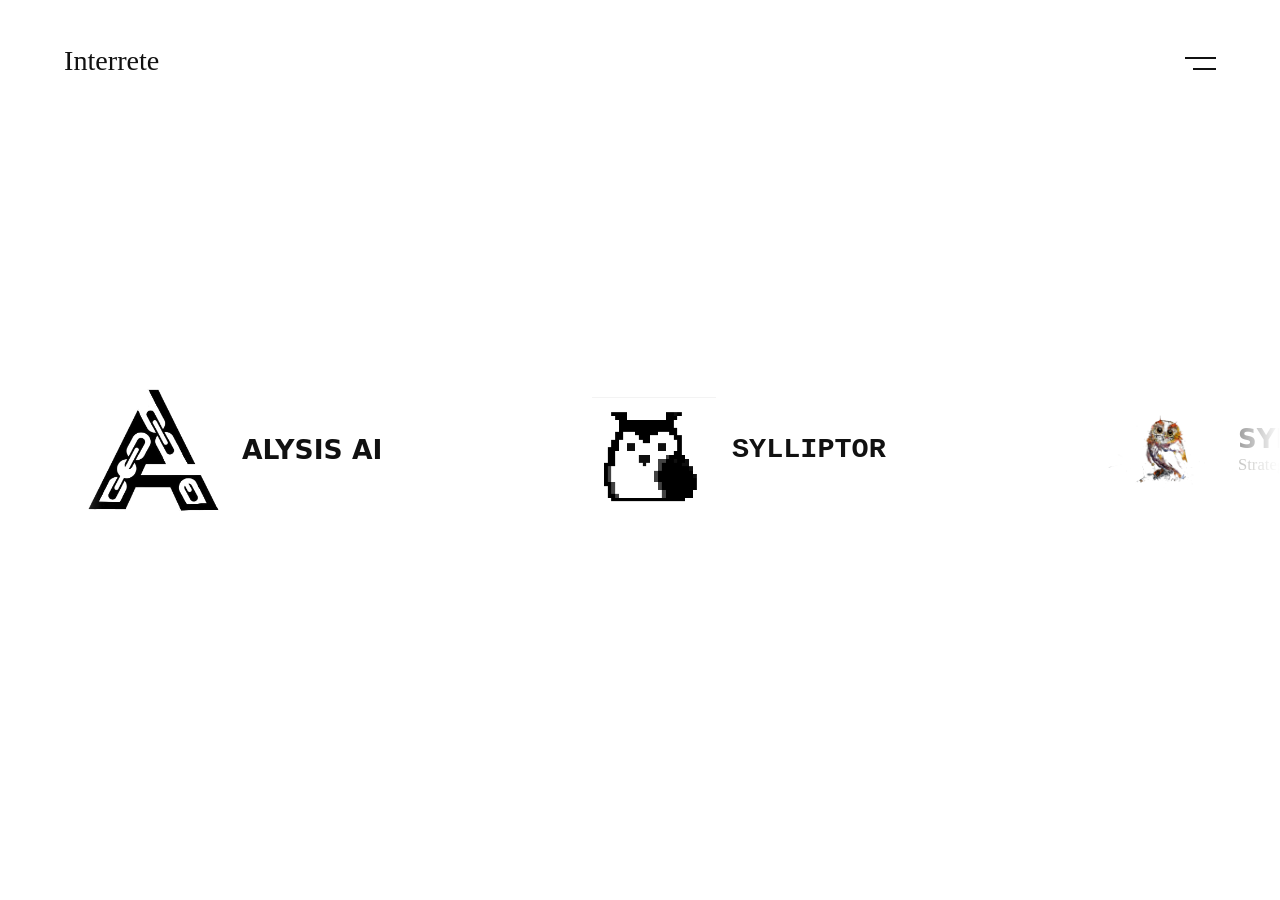
<file: index.html>
<!doctype html>
<html lang="el">
  <head>
    <meta charset="utf-8" />
    <meta name="viewport" content="width=device-width, initial-scale=1" />
    <title>Interrete | Συνεργασίες</title>
    <meta name="description" content="Εταιρείες και brands που συνεργάζονται με την Interrete." />
    <meta name="theme-color" content="#ffffff" />
    <link rel="canonical" href="https://interrete.gr/" />
    <meta property="og:locale" content="el_GR" />
    <meta property="og:type" content="website" />
    <meta property="og:site_name" content="Interrete" />
    <meta property="og:title" content="Interrete | Web Development Studio" />
    <meta property="og:description" content="Websites, e-shops, εφαρμογές και AI αυτοματισμοί με καθαρή αισθητική και σταθερή τεχνική βάση." />
    <meta property="og:url" content="https://interrete.gr/" />
    <meta name="twitter:card" content="summary" />
    <meta name="twitter:title" content="Interrete | Web Development Studio" />
    <meta name="twitter:description" content="Websites, e-shops, εφαρμογές και AI αυτοματισμοί με καθαρή αισθητική και σταθερή τεχνική βάση." />
    <link rel="stylesheet" href="styles.css?v=20260615-luxury-serif" />
    <script src="menu.js?v=20260615-luxury-serif" defer></script>
    <script type="application/ld+json">
      {
        "@context": "https://schema.org",
        "@type": "Organization",
        "name": "Interrete",
        "url": "https://interrete.gr/",
        "description": "Minimal web development studio για websites, e-shops, web/mobile εφαρμογές, AI αυτοματισμούς και τεχνική φροντίδα."
      }
    </script>
  </head>
  <body>
    <header class="brand-header" aria-label="Interrete">
      <a class="brand-wordmark" href="index.html" aria-label="Interrete αρχική">Interrete</a>
      <button class="menu-toggle" type="button" aria-label="Άνοιγμα μενού" aria-expanded="false" aria-controls="site-menu" title="Μενού">
        <span></span>
        <span></span>
      </button>
      <nav id="site-menu" class="site-menu" aria-label="Κύρια πλοήγηση">
        <a href="interrete.html">Η ιδέα</a>
        <a href="services.html">Υπηρεσίες</a>
        <a href="mailto:hello@interrete.gr">Επικοινωνία</a>
      </nav>
    </header>

    <main id="home" class="logo-page" aria-label="Συνεργασίες">
      <section class="logo-stage">
        <div class="logo-carousel" aria-label="Λογότυπα εταιρειών">
          <div class="logo-track">
            <a class="logo-item logo-item--lockup logo-item--alysis" href="https://alysisai.com/" target="_blank" rel="noopener noreferrer" aria-label="Άνοιγμα Alysis AI">
              <img src="assets/logos/alysis-ai.png" alt="Alysis AI" width="464" height="432" decoding="async" />
              <span>Alysis AI</span>
            </a>
            <a class="logo-item logo-item--lockup logo-item--sylliptor" href="https://sylliptor.alysisai.com/" target="_blank" rel="noopener noreferrer" aria-label="Άνοιγμα Sylliptor">
              <img class="logo-img--pixel" src="assets/logos/sylliptor.png" alt="Sylliptor" width="407" height="347" decoding="async" />
              <span>Sylliptor</span>
            </a>
            <a class="logo-item logo-item--lockup logo-item--synesis" href="https://esynesis.eu/" target="_blank" rel="noopener noreferrer" aria-label="Άνοιγμα Synesis Strategic Advisors">
              <img src="assets/logos/synesis.png" alt="Synesis Strategic Advisors" width="512" height="512" decoding="async" />
              <span><strong>Synesis</strong><small>Strategic Advisors</small></span>
            </a>
            <a class="logo-item logo-item--wide" href="https://city-talks.gr/" target="_blank" rel="noopener noreferrer" aria-label="Άνοιγμα City Talks">
              <img src="assets/logos/city-talks.png" alt="City Talks" width="600" height="150" decoding="async" />
            </a>
            <a class="logo-item logo-item--wide" href="https://aandrew-kl.github.io/powerserv-website/" target="_blank" rel="noopener noreferrer" aria-label="Άνοιγμα PowerServ">
              <img src="assets/logos/powerserv.png" alt="PowerServ" width="4398" height="1292" decoding="async" />
            </a>

            <a class="logo-item logo-item--lockup logo-item--alysis" href="https://alysisai.com/" target="_blank" rel="noopener noreferrer" aria-label="Άνοιγμα Alysis AI">
              <img src="assets/logos/alysis-ai.png" alt="" width="464" height="432" decoding="async" />
              <span>Alysis AI</span>
            </a>
            <a class="logo-item logo-item--lockup logo-item--sylliptor" href="https://sylliptor.alysisai.com/" target="_blank" rel="noopener noreferrer" aria-label="Άνοιγμα Sylliptor">
              <img class="logo-img--pixel" src="assets/logos/sylliptor.png" alt="" width="407" height="347" decoding="async" />
              <span>Sylliptor</span>
            </a>
            <a class="logo-item logo-item--lockup logo-item--synesis" href="https://esynesis.eu/" target="_blank" rel="noopener noreferrer" aria-label="Άνοιγμα Synesis Strategic Advisors">
              <img src="assets/logos/synesis.png" alt="" width="512" height="512" decoding="async" />
              <span><strong>Synesis</strong><small>Strategic Advisors</small></span>
            </a>
            <a class="logo-item logo-item--wide" href="https://city-talks.gr/" target="_blank" rel="noopener noreferrer" aria-label="Άνοιγμα City Talks">
              <img src="assets/logos/city-talks.png" alt="" width="600" height="150" decoding="async" />
            </a>
            <a class="logo-item logo-item--wide" href="https://aandrew-kl.github.io/powerserv-website/" target="_blank" rel="noopener noreferrer" aria-label="Άνοιγμα PowerServ">
              <img src="assets/logos/powerserv.png" alt="" width="4398" height="1292" decoding="async" />
            </a>
          </div>
        </div>
      </section>
    </main>
  </body>
</html>
</file>
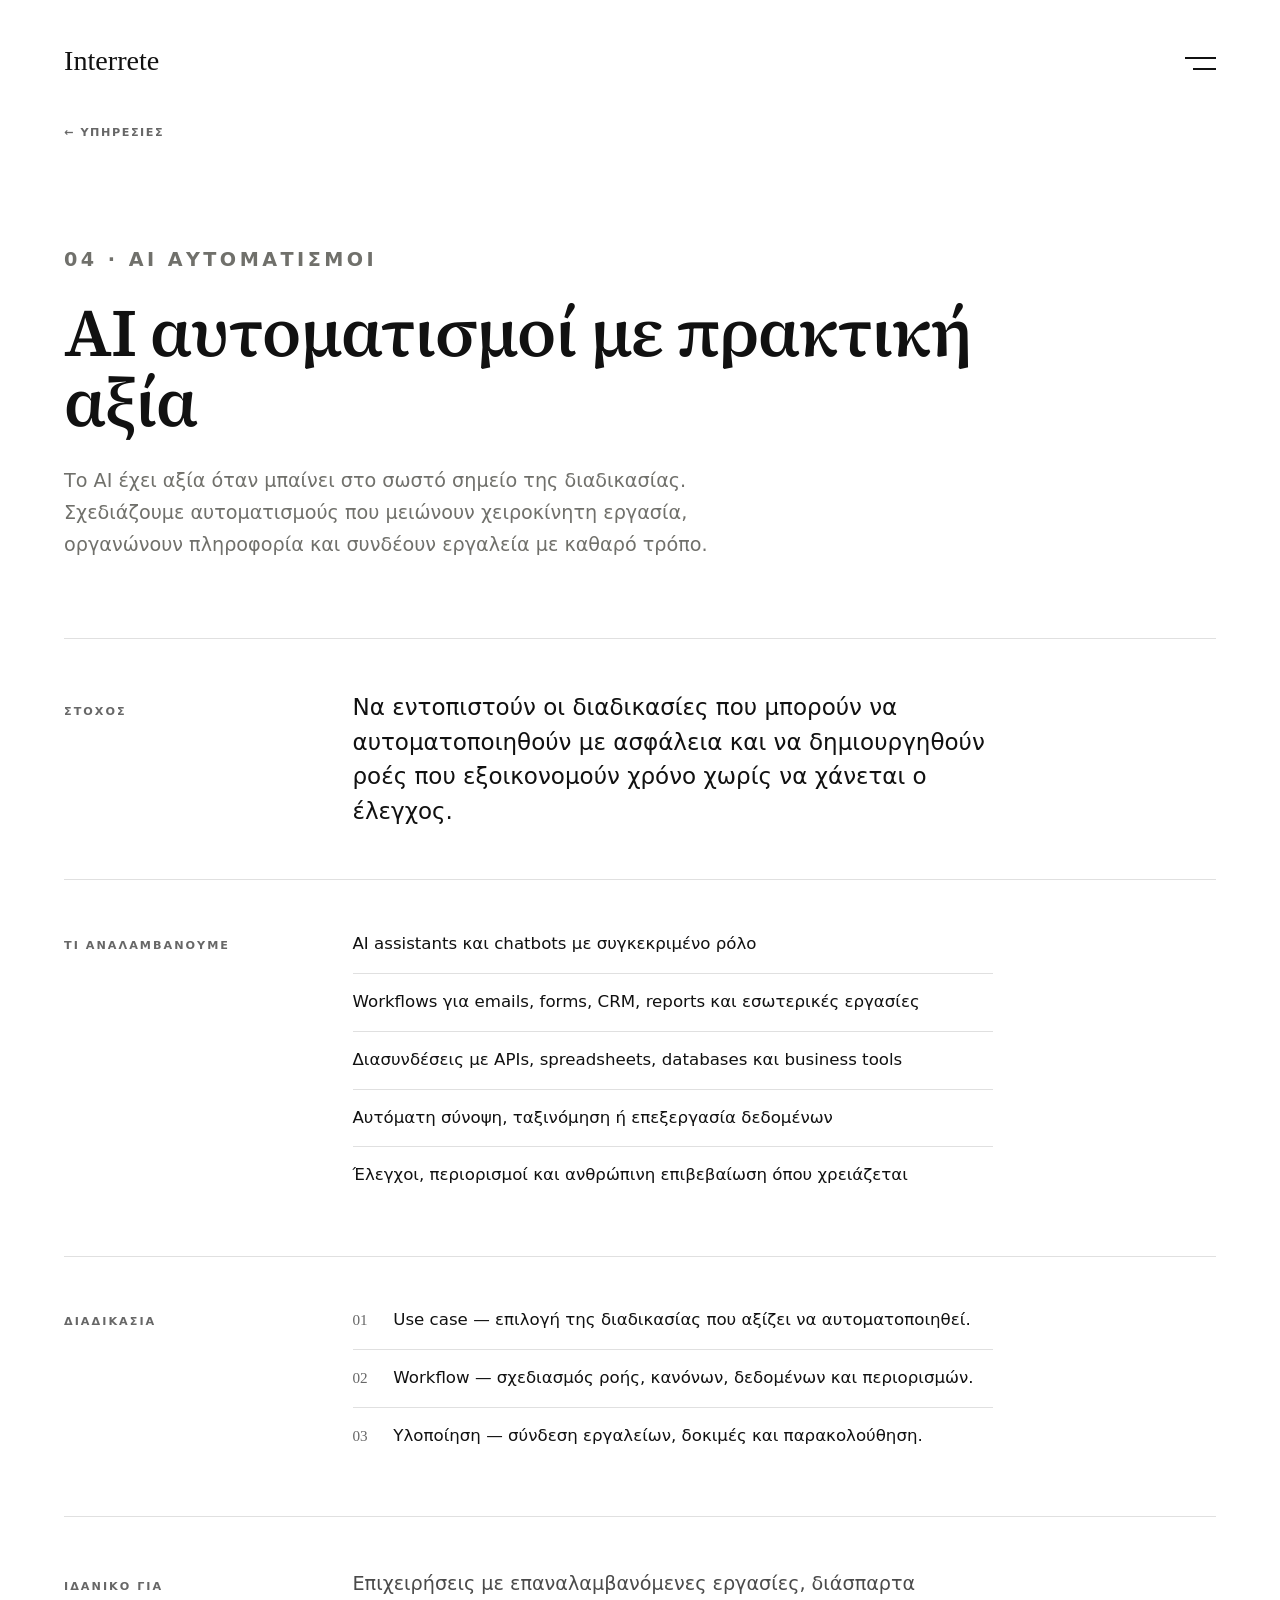
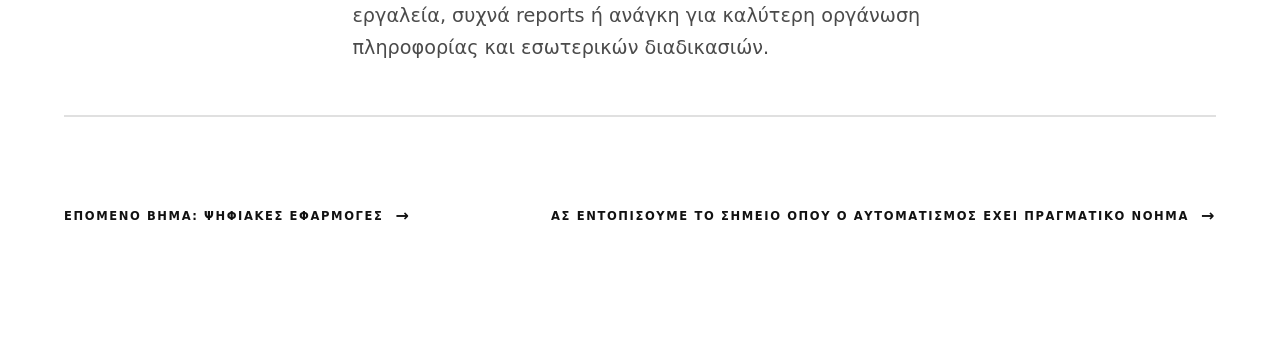
<file: ai-automatismoi.html>
<!doctype html>
<html lang="el">
  <head>
    <meta charset="utf-8" />
    <meta name="viewport" content="width=device-width, initial-scale=1" />
    <title>AI Αυτοματισμοί | Interrete</title>
    <meta name="description" content="AI αυτοματισμοί και διασυνδέσεις για επαναλαμβανόμενες εργασίες, reports, υποστήριξη πελατών και εσωτερικά workflows." />
    <meta name="theme-color" content="#ffffff" />
    <link rel="canonical" href="https://interrete.gr/ai-automatismoi.html" />
    <meta property="og:locale" content="el_GR" />
    <meta property="og:type" content="website" />
    <meta property="og:site_name" content="Interrete" />
    <meta property="og:title" content="AI Αυτοματισμοί | Interrete" />
    <meta property="og:description" content="AI αυτοματισμοί και διασυνδέσεις για επαναλαμβανόμενες εργασίες, reports, υποστήριξη πελατών και εσωτερικά workflows." />
    <meta property="og:url" content="https://interrete.gr/ai-automatismoi.html" />
    <meta name="twitter:card" content="summary" />
    <meta name="twitter:title" content="AI Αυτοματισμοί | Interrete" />
    <meta name="twitter:description" content="AI αυτοματισμοί και διασυνδέσεις για επαναλαμβανόμενες εργασίες, reports, υποστήριξη πελατών και εσωτερικά workflows." />
    <link rel="stylesheet" href="styles.css?v=20260615-luxury-serif" />
    <script src="menu.js?v=20260615-luxury-serif" defer></script>
  </head>
  <body>
    <header class="brand-header" aria-label="Interrete">
      <a class="brand-wordmark" href="index.html" aria-label="Interrete αρχική">Interrete</a>
      <button class="menu-toggle" type="button" aria-label="Άνοιγμα μενού" aria-expanded="false" aria-controls="site-menu" title="Μενού">
        <span></span>
        <span></span>
      </button>
      <nav id="site-menu" class="site-menu" aria-label="Κύρια πλοήγηση">
        <a href="interrete.html">Η ιδέα</a>
        <a href="services.html">Υπηρεσίες</a>
        <a href="mailto:hello@interrete.gr">Επικοινωνία</a>
      </nav>
    </header>

    <main class="site-page service-detail-page">
      <a class="back-link" href="services.html">← Υπηρεσίες</a>

      <section class="service-detail-hero" aria-labelledby="service-title">
        <p class="section-kicker">04 · AI Αυτοματισμοί</p>
        <h1 id="service-title">AI αυτοματισμοί με πρακτική αξία</h1>
        <p>
          Το AI έχει αξία όταν μπαίνει στο σωστό σημείο της διαδικασίας.
          Σχεδιάζουμε αυτοματισμούς που μειώνουν χειροκίνητη εργασία, οργανώνουν πληροφορία και συνδέουν εργαλεία με καθαρό τρόπο.
        </p>
      </section>

      <section class="service-detail-grid" aria-label="Περιγραφή υπηρεσίας">
        <div class="service-panel service-panel--intro">
          <span>Στόχος</span>
          <p>
            Να εντοπιστούν οι διαδικασίες που μπορούν να αυτοματοποιηθούν με ασφάλεια και να δημιουργηθούν ροές που εξοικονομούν χρόνο χωρίς να χάνεται ο έλεγχος.
          </p>
        </div>

        <div class="service-panel">
          <span>Τι αναλαμβάνουμε</span>
          <ul>
            <li>AI assistants και chatbots με συγκεκριμένο ρόλο</li>
            <li>Workflows για emails, forms, CRM, reports και εσωτερικές εργασίες</li>
            <li>Διασυνδέσεις με APIs, spreadsheets, databases και business tools</li>
            <li>Αυτόματη σύνοψη, ταξινόμηση ή επεξεργασία δεδομένων</li>
            <li>Έλεγχοι, περιορισμοί και ανθρώπινη επιβεβαίωση όπου χρειάζεται</li>
          </ul>
        </div>

        <div class="service-panel">
          <span>Διαδικασία</span>
          <ol>
            <li>Use case — επιλογή της διαδικασίας που αξίζει να αυτοματοποιηθεί.</li>
            <li>Workflow — σχεδιασμός ροής, κανόνων, δεδομένων και περιορισμών.</li>
            <li>Υλοποίηση — σύνδεση εργαλείων, δοκιμές και παρακολούθηση.</li>
          </ol>
        </div>

        <div class="service-panel">
          <span>Ιδανικό για</span>
          <p>
            Επιχειρήσεις με επαναλαμβανόμενες εργασίες, διάσπαρτα εργαλεία, συχνά reports ή ανάγκη για καλύτερη οργάνωση πληροφορίας και εσωτερικών διαδικασιών.
          </p>
        </div>
      </section>

      <section class="service-detail-footer">
        <a class="text-link" href="web-mobile-apps.html">Επόμενο βήμα: Ψηφιακές Εφαρμογές</a>
        <a class="text-link" href="mailto:hello@interrete.gr">Ας εντοπίσουμε το σημείο όπου ο αυτοματισμός έχει πραγματικό νόημα</a>
      </section>
    </main>
  </body>
</html>
</file>
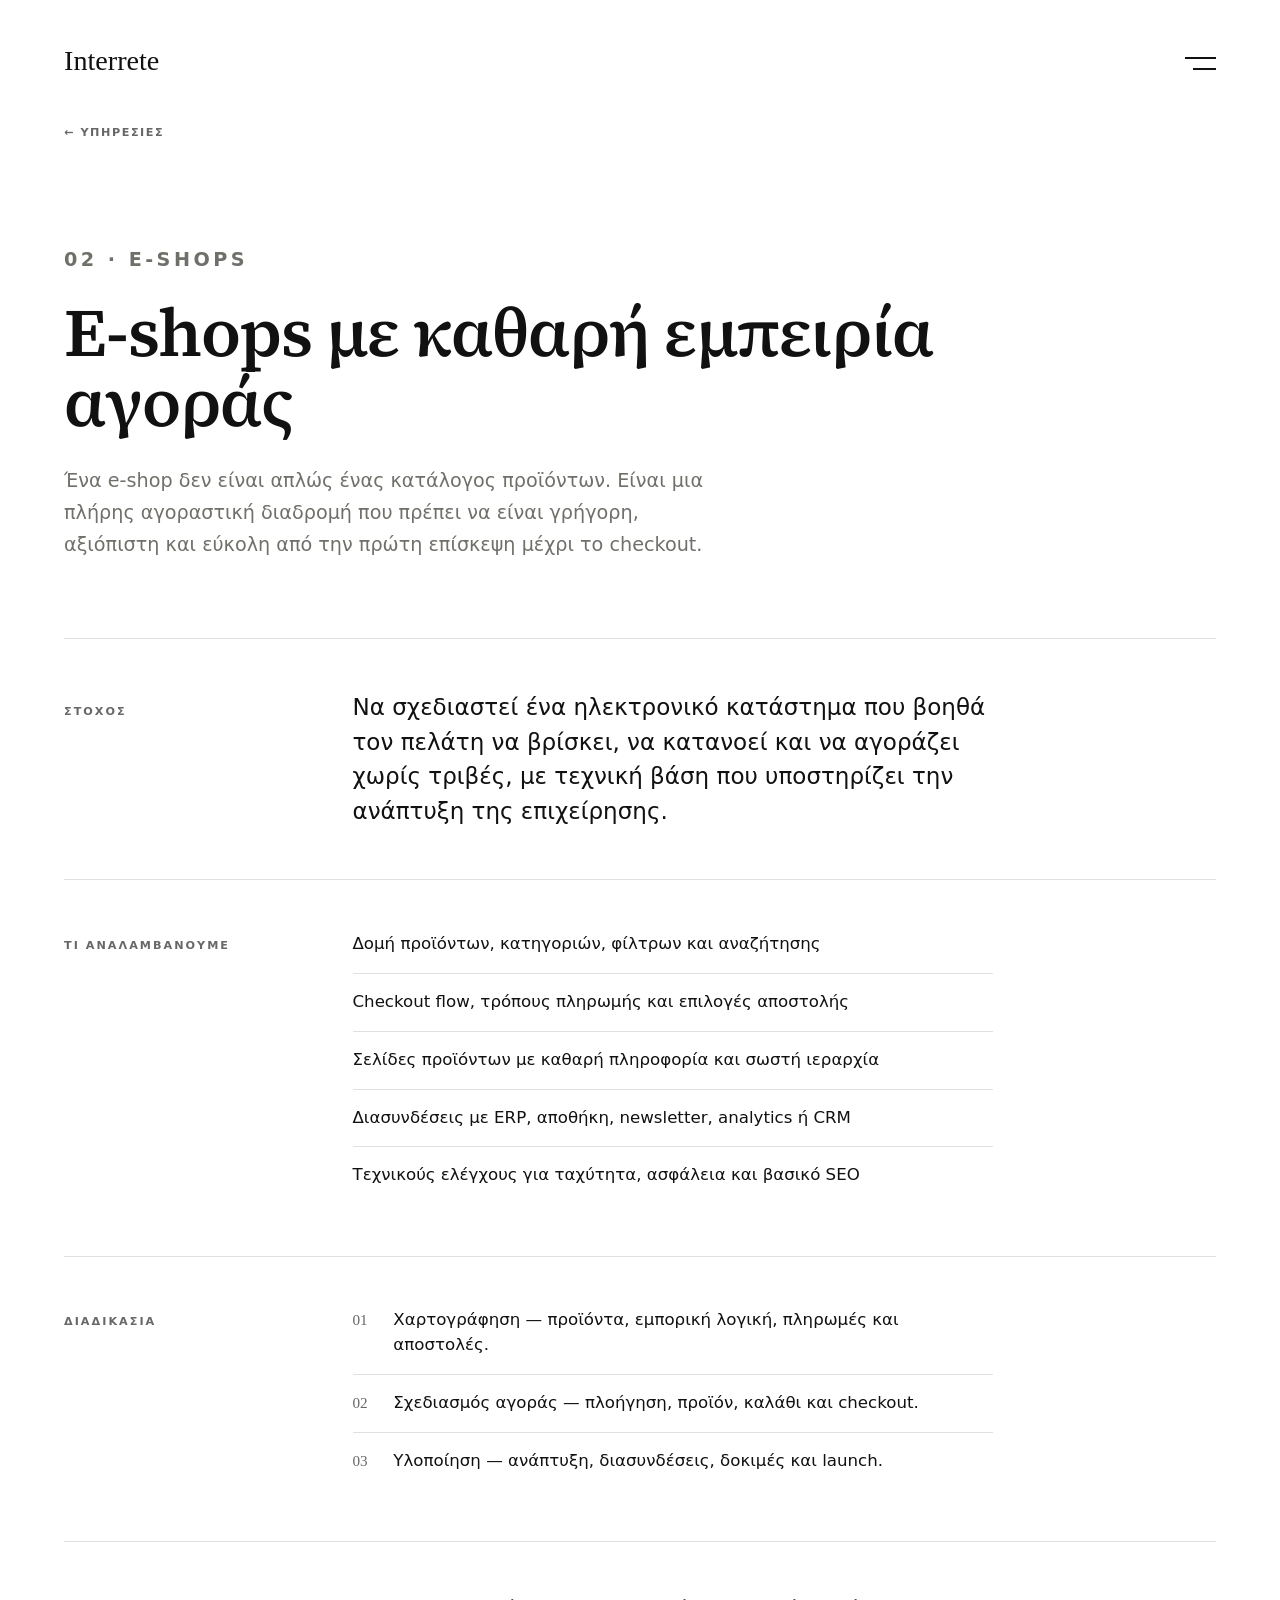
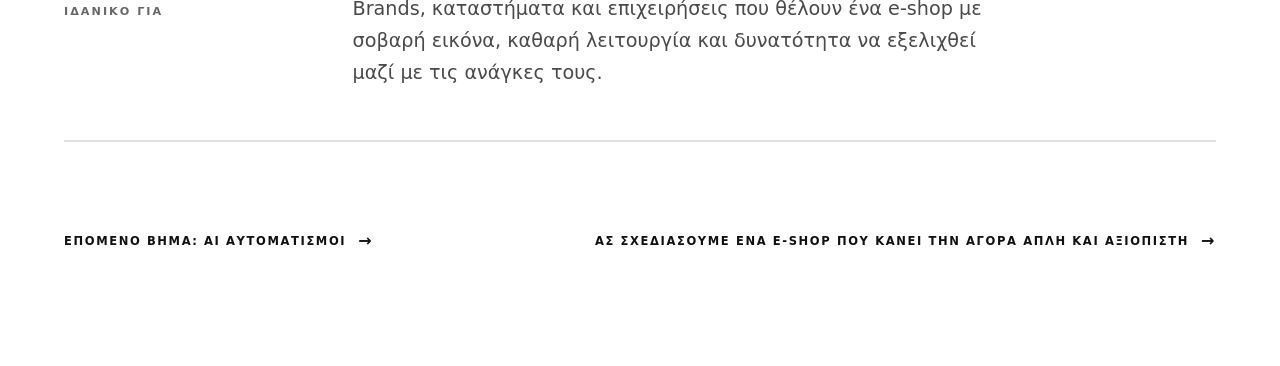
<file: eshops-ecommerce.html>
<!doctype html>
<html lang="el">
  <head>
    <meta charset="utf-8" />
    <meta name="viewport" content="width=device-width, initial-scale=1" />
    <title>E-shops & E-commerce | Interrete</title>
    <meta name="description" content="Ανάπτυξη e-shop με καθαρή εμπειρία αγοράς, σταθερή λειτουργία, πληρωμές, αποστολές και σωστή τεχνική δομή." />
    <meta name="theme-color" content="#ffffff" />
    <link rel="canonical" href="https://interrete.gr/eshops-ecommerce.html" />
    <meta property="og:locale" content="el_GR" />
    <meta property="og:type" content="website" />
    <meta property="og:site_name" content="Interrete" />
    <meta property="og:title" content="E-shops & E-commerce | Interrete" />
    <meta property="og:description" content="Ανάπτυξη e-shop με καθαρή εμπειρία αγοράς, σταθερή λειτουργία, πληρωμές, αποστολές και σωστή τεχνική δομή." />
    <meta property="og:url" content="https://interrete.gr/eshops-ecommerce.html" />
    <meta name="twitter:card" content="summary" />
    <meta name="twitter:title" content="E-shops & E-commerce | Interrete" />
    <meta name="twitter:description" content="Ανάπτυξη e-shop με καθαρή εμπειρία αγοράς, σταθερή λειτουργία, πληρωμές, αποστολές και σωστή τεχνική δομή." />
    <link rel="stylesheet" href="styles.css?v=20260615-luxury-serif" />
    <script src="menu.js?v=20260615-luxury-serif" defer></script>
  </head>
  <body>
    <header class="brand-header" aria-label="Interrete">
      <a class="brand-wordmark" href="index.html" aria-label="Interrete αρχική">Interrete</a>
      <button class="menu-toggle" type="button" aria-label="Άνοιγμα μενού" aria-expanded="false" aria-controls="site-menu" title="Μενού">
        <span></span>
        <span></span>
      </button>
      <nav id="site-menu" class="site-menu" aria-label="Κύρια πλοήγηση">
        <a href="interrete.html">Η ιδέα</a>
        <a href="services.html">Υπηρεσίες</a>
        <a href="mailto:hello@interrete.gr">Επικοινωνία</a>
      </nav>
    </header>

    <main class="site-page service-detail-page">
      <a class="back-link" href="services.html">← Υπηρεσίες</a>

      <section class="service-detail-hero" aria-labelledby="service-title">
        <p class="section-kicker">02 · E-shops</p>
        <h1 id="service-title">E-shops με καθαρή εμπειρία αγοράς</h1>
        <p>
          Ένα e-shop δεν είναι απλώς ένας κατάλογος προϊόντων.
          Είναι μια πλήρης αγοραστική διαδρομή που πρέπει να είναι γρήγορη, αξιόπιστη και εύκολη από την πρώτη επίσκεψη μέχρι το checkout.
        </p>
      </section>

      <section class="service-detail-grid" aria-label="Περιγραφή υπηρεσίας">
        <div class="service-panel service-panel--intro">
          <span>Στόχος</span>
          <p>
            Να σχεδιαστεί ένα ηλεκτρονικό κατάστημα που βοηθά τον πελάτη να βρίσκει, να κατανοεί και να αγοράζει χωρίς τριβές, με τεχνική βάση που υποστηρίζει την ανάπτυξη της επιχείρησης.
          </p>
        </div>

        <div class="service-panel">
          <span>Τι αναλαμβάνουμε</span>
          <ul>
            <li>Δομή προϊόντων, κατηγοριών, φίλτρων και αναζήτησης</li>
            <li>Checkout flow, τρόπους πληρωμής και επιλογές αποστολής</li>
            <li>Σελίδες προϊόντων με καθαρή πληροφορία και σωστή ιεραρχία</li>
            <li>Διασυνδέσεις με ERP, αποθήκη, newsletter, analytics ή CRM</li>
            <li>Τεχνικούς ελέγχους για ταχύτητα, ασφάλεια και βασικό SEO</li>
          </ul>
        </div>

        <div class="service-panel">
          <span>Διαδικασία</span>
          <ol>
            <li>Χαρτογράφηση — προϊόντα, εμπορική λογική, πληρωμές και αποστολές.</li>
            <li>Σχεδιασμός αγοράς — πλοήγηση, προϊόν, καλάθι και checkout.</li>
            <li>Υλοποίηση — ανάπτυξη, διασυνδέσεις, δοκιμές και launch.</li>
          </ol>
        </div>

        <div class="service-panel">
          <span>Ιδανικό για</span>
          <p>
            Brands, καταστήματα και επιχειρήσεις που θέλουν ένα e-shop με σοβαρή εικόνα, καθαρή λειτουργία και δυνατότητα να εξελιχθεί μαζί με τις ανάγκες τους.
          </p>
        </div>
      </section>

      <section class="service-detail-footer">
        <a class="text-link" href="ai-automatismoi.html">Επόμενο βήμα: AI Αυτοματισμοί</a>
        <a class="text-link" href="mailto:hello@interrete.gr">Ας σχεδιάσουμε ένα e-shop που κάνει την αγορά απλή και αξιόπιστη</a>
      </section>
    </main>
  </body>
</html>
</file>
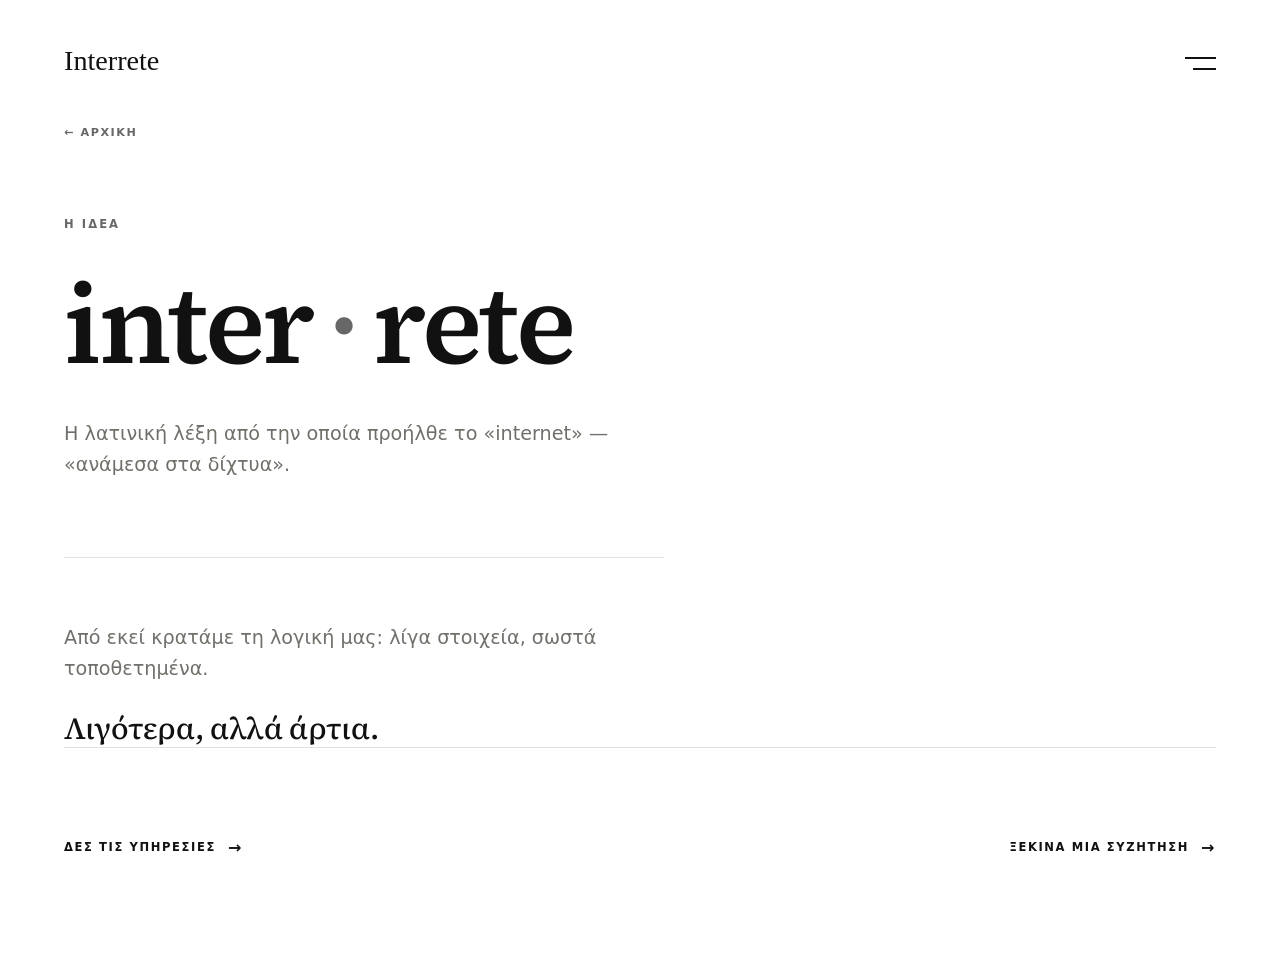
<file: interrete.html>
<!doctype html>
<html lang="el">
  <head>
    <meta charset="utf-8" />
    <meta name="viewport" content="width=device-width, initial-scale=1" />
    <title>Η ιδέα πίσω από το όνομα | Interrete</title>
    <meta name="description" content="Interrete: από τη λατινική ρίζα του internet — inter + rete, «ανάμεσα στα δίχτυα». Μια κουλτούρα βασισμένη στη λογική του luxury: λιγότερα, αλλά άρτια." />
    <meta name="theme-color" content="#ffffff" />
    <link rel="canonical" href="https://interrete.gr/interrete.html" />
    <meta property="og:locale" content="el_GR" />
    <meta property="og:type" content="website" />
    <meta property="og:site_name" content="Interrete" />
    <meta property="og:title" content="Η ιδέα πίσω από το όνομα | Interrete" />
    <meta property="og:description" content="Από τη λατινική ρίζα του internet — inter + rete. Μια κουλτούρα βασισμένη στη λογική του luxury: λιγότερα, αλλά άρτια." />
    <meta property="og:url" content="https://interrete.gr/interrete.html" />
    <meta name="twitter:card" content="summary" />
    <meta name="twitter:title" content="Η ιδέα πίσω από το όνομα | Interrete" />
    <meta name="twitter:description" content="Από τη λατινική ρίζα του internet — inter + rete. Μια κουλτούρα βασισμένη στη λογική του luxury." />
    <link rel="stylesheet" href="styles.css?v=20260615-luxury-serif" />
    <script src="menu.js?v=20260615-luxury-serif" defer></script>
    <script type="application/ld+json">
      {
        "@context": "https://schema.org",
        "@type": "AboutPage",
        "name": "Η ιδέα πίσω από το όνομα | Interrete",
        "url": "https://interrete.gr/interrete.html",
        "about": {
          "@type": "Organization",
          "name": "Interrete",
          "url": "https://interrete.gr/",
          "description": "Το όνομα Interrete προέρχεται από τη λατινική ρίζα του «internet»: inter (ανάμεσα) και rete (δίχτυ)."
        }
      }
    </script>
  </head>
  <body>
    <header class="brand-header" aria-label="Interrete">
      <a class="brand-wordmark" href="index.html" aria-label="Interrete αρχική">Interrete</a>
      <button class="menu-toggle" type="button" aria-label="Άνοιγμα μενού" aria-expanded="false" aria-controls="site-menu" title="Μενού">
        <span></span>
        <span></span>
      </button>
      <nav id="site-menu" class="site-menu" aria-label="Κύρια πλοήγηση">
        <a href="interrete.html" aria-current="page">Η ιδέα</a>
        <a href="services.html">Υπηρεσίες</a>
        <a href="mailto:hello@interrete.gr">Επικοινωνία</a>
      </nav>
    </header>

    <main class="site-page service-detail-page brand-page">
      <a class="back-link" href="index.html">← Αρχική</a>

      <section class="brand-hero" aria-labelledby="idea-title">
        <p class="section-kicker">Η ιδέα</p>
        <h1 id="idea-title" class="word">inter<span class="sep" aria-hidden="true">·</span>rete</h1>
        <p class="gloss">Η λατινική λέξη από την οποία προήλθε το «internet» — «ανάμεσα στα δίχτυα».</p>
      </section>

      <section class="brand-notes" aria-label="Η λογική μας">
        <p>Από εκεί κρατάμε τη λογική μας: λίγα στοιχεία, σωστά τοποθετημένα.</p>
        <p class="note-line">Λιγότερα, αλλά άρτια.</p>
      </section>

      <section class="service-detail-footer">
        <a class="text-link" href="services.html">Δες τις υπηρεσίες</a>
        <a class="text-link" href="mailto:hello@interrete.gr">Ξεκίνα μια συζήτηση</a>
      </section>
    </main>
  </body>
</html>
</file>
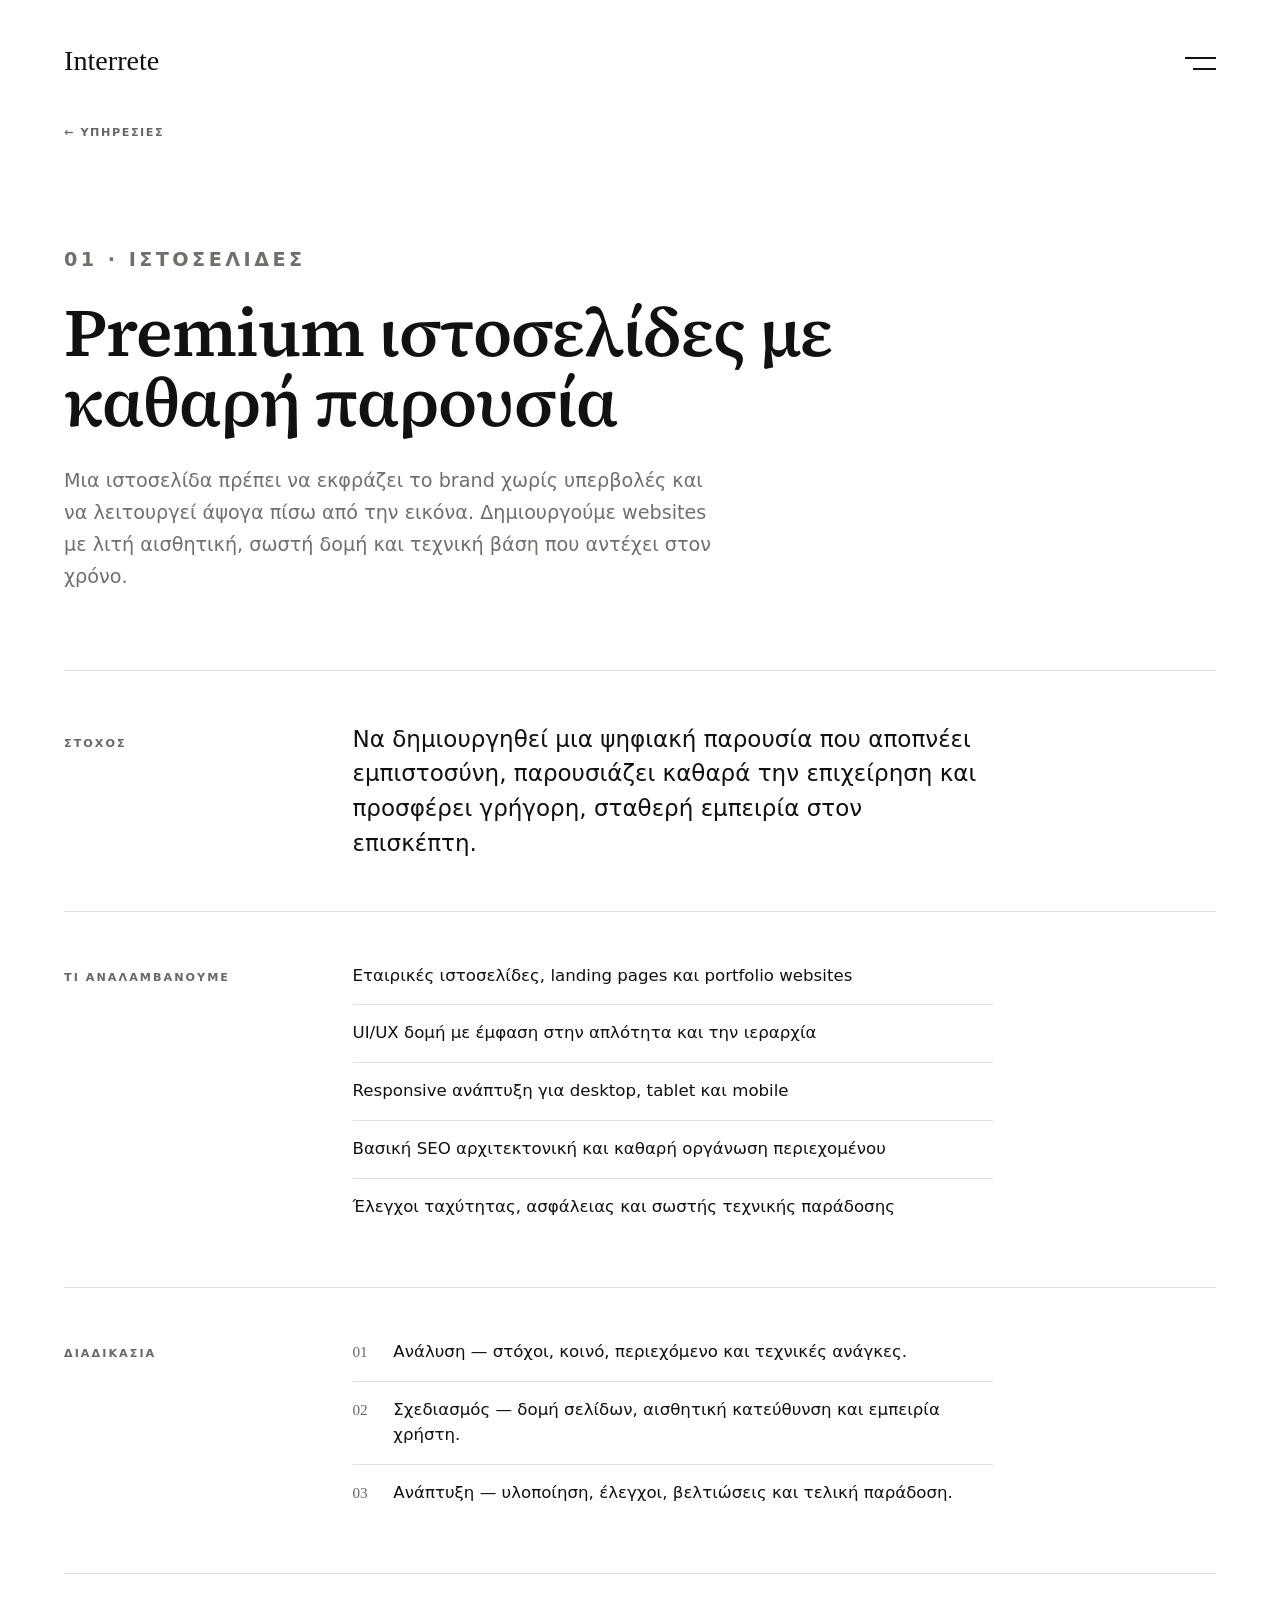
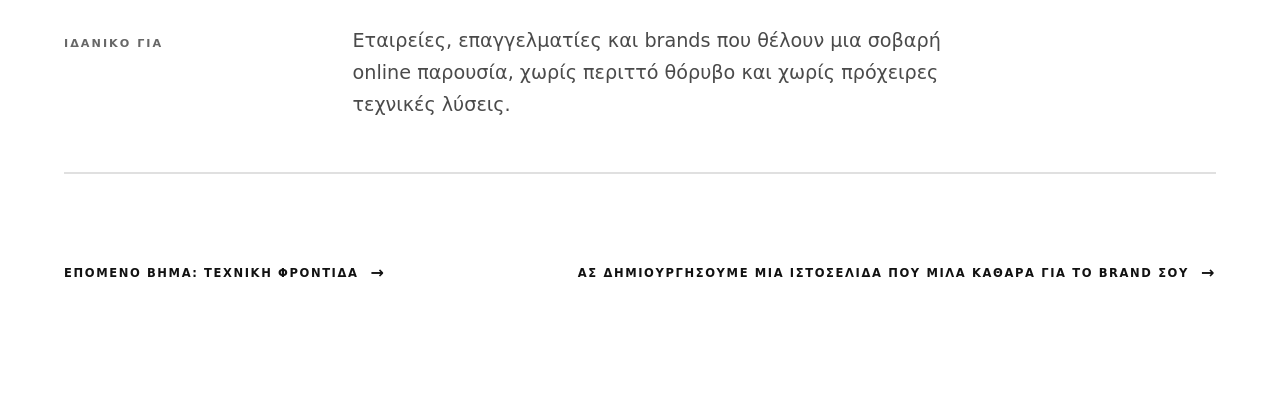
<file: premium-istoselides.html>
<!doctype html>
<html lang="el">
  <head>
    <meta charset="utf-8" />
    <meta name="viewport" content="width=device-width, initial-scale=1" />
    <title>Premium Ιστοσελίδες | Interrete</title>
    <meta name="description" content="Σχεδιασμός και ανάπτυξη premium ιστοσελίδων με καθαρή αισθητική, ταχύτητα και σωστή τεχνική βάση για σοβαρά brands." />
    <meta name="theme-color" content="#ffffff" />
    <link rel="canonical" href="https://interrete.gr/premium-istoselides.html" />
    <meta property="og:locale" content="el_GR" />
    <meta property="og:type" content="website" />
    <meta property="og:site_name" content="Interrete" />
    <meta property="og:title" content="Premium Ιστοσελίδες | Interrete" />
    <meta property="og:description" content="Σχεδιασμός και ανάπτυξη premium ιστοσελίδων με καθαρή αισθητική, ταχύτητα και σωστή τεχνική βάση για σοβαρά brands." />
    <meta property="og:url" content="https://interrete.gr/premium-istoselides.html" />
    <meta name="twitter:card" content="summary" />
    <meta name="twitter:title" content="Premium Ιστοσελίδες | Interrete" />
    <meta name="twitter:description" content="Σχεδιασμός και ανάπτυξη premium ιστοσελίδων με καθαρή αισθητική, ταχύτητα και σωστή τεχνική βάση για σοβαρά brands." />
    <link rel="stylesheet" href="styles.css?v=20260615-luxury-serif" />
    <script src="menu.js?v=20260615-luxury-serif" defer></script>
  </head>
  <body>
    <header class="brand-header" aria-label="Interrete">
      <a class="brand-wordmark" href="index.html" aria-label="Interrete αρχική">Interrete</a>
      <button class="menu-toggle" type="button" aria-label="Άνοιγμα μενού" aria-expanded="false" aria-controls="site-menu" title="Μενού">
        <span></span>
        <span></span>
      </button>
      <nav id="site-menu" class="site-menu" aria-label="Κύρια πλοήγηση">
        <a href="interrete.html">Η ιδέα</a>
        <a href="services.html">Υπηρεσίες</a>
        <a href="mailto:hello@interrete.gr">Επικοινωνία</a>
      </nav>
    </header>

    <main class="site-page service-detail-page">
      <a class="back-link" href="services.html">← Υπηρεσίες</a>

      <section class="service-detail-hero" aria-labelledby="service-title">
        <p class="section-kicker">01 · Ιστοσελίδες</p>
        <h1 id="service-title">Premium ιστοσελίδες με καθαρή παρουσία</h1>
        <p>
          Μια ιστοσελίδα πρέπει να εκφράζει το brand χωρίς υπερβολές και να λειτουργεί άψογα πίσω από την εικόνα.
          Δημιουργούμε websites με λιτή αισθητική, σωστή δομή και τεχνική βάση που αντέχει στον χρόνο.
        </p>
      </section>

      <section class="service-detail-grid" aria-label="Περιγραφή υπηρεσίας">
        <div class="service-panel service-panel--intro">
          <span>Στόχος</span>
          <p>
            Να δημιουργηθεί μια ψηφιακή παρουσία που αποπνέει εμπιστοσύνη, παρουσιάζει καθαρά την επιχείρηση και προσφέρει γρήγορη, σταθερή εμπειρία στον επισκέπτη.
          </p>
        </div>

        <div class="service-panel">
          <span>Τι αναλαμβάνουμε</span>
          <ul>
            <li>Εταιρικές ιστοσελίδες, landing pages και portfolio websites</li>
            <li>UI/UX δομή με έμφαση στην απλότητα και την ιεραρχία</li>
            <li>Responsive ανάπτυξη για desktop, tablet και mobile</li>
            <li>Βασική SEO αρχιτεκτονική και καθαρή οργάνωση περιεχομένου</li>
            <li>Έλεγχοι ταχύτητας, ασφάλειας και σωστής τεχνικής παράδοσης</li>
          </ul>
        </div>

        <div class="service-panel">
          <span>Διαδικασία</span>
          <ol>
            <li>Ανάλυση — στόχοι, κοινό, περιεχόμενο και τεχνικές ανάγκες.</li>
            <li>Σχεδιασμός — δομή σελίδων, αισθητική κατεύθυνση και εμπειρία χρήστη.</li>
            <li>Ανάπτυξη — υλοποίηση, έλεγχοι, βελτιώσεις και τελική παράδοση.</li>
          </ol>
        </div>

        <div class="service-panel">
          <span>Ιδανικό για</span>
          <p>
            Εταιρείες, επαγγελματίες και brands που θέλουν μια σοβαρή online παρουσία, χωρίς περιττό θόρυβο και χωρίς πρόχειρες τεχνικές λύσεις.
          </p>
        </div>
      </section>

      <section class="service-detail-footer">
        <a class="text-link" href="texniki-frontida.html">Επόμενο βήμα: Τεχνική Φροντίδα</a>
        <a class="text-link" href="mailto:hello@interrete.gr">Ας δημιουργήσουμε μια ιστοσελίδα που μιλά καθαρά για το brand σου</a>
      </section>
    </main>
  </body>
</html>
</file>
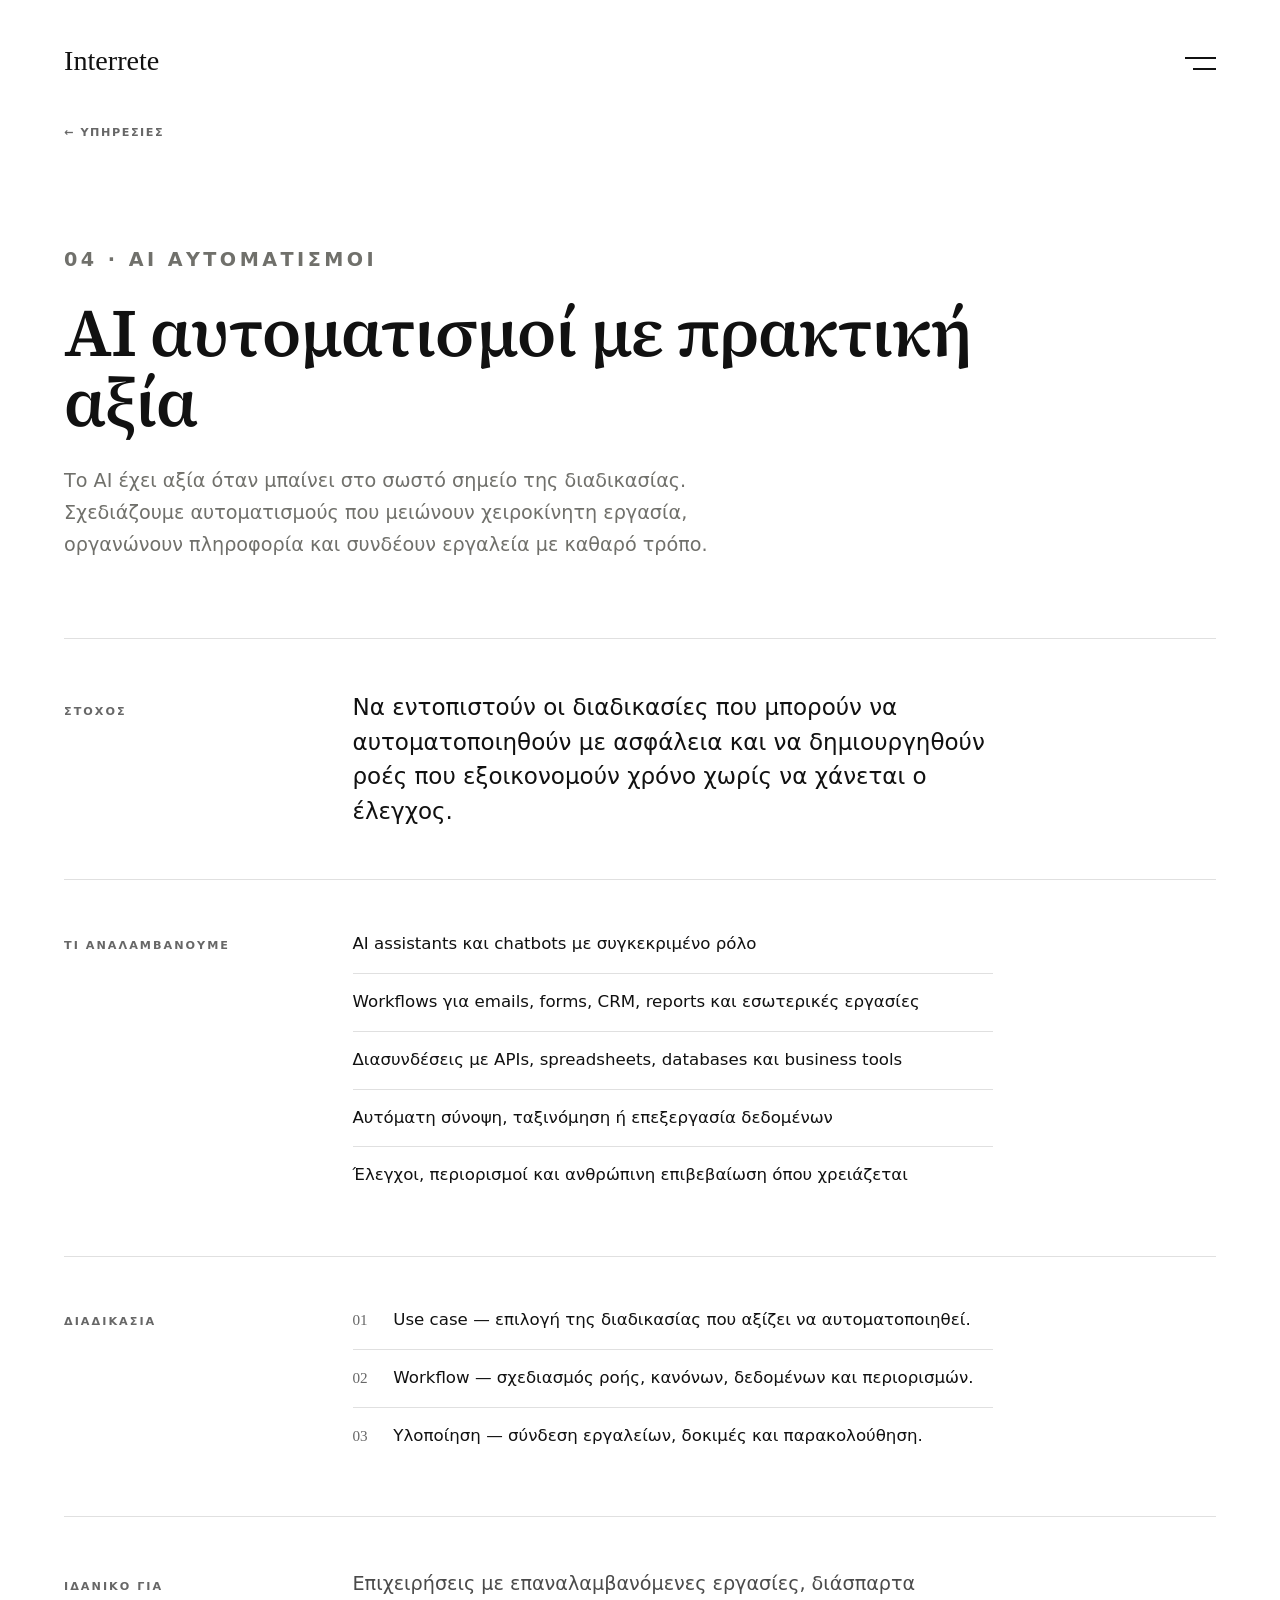
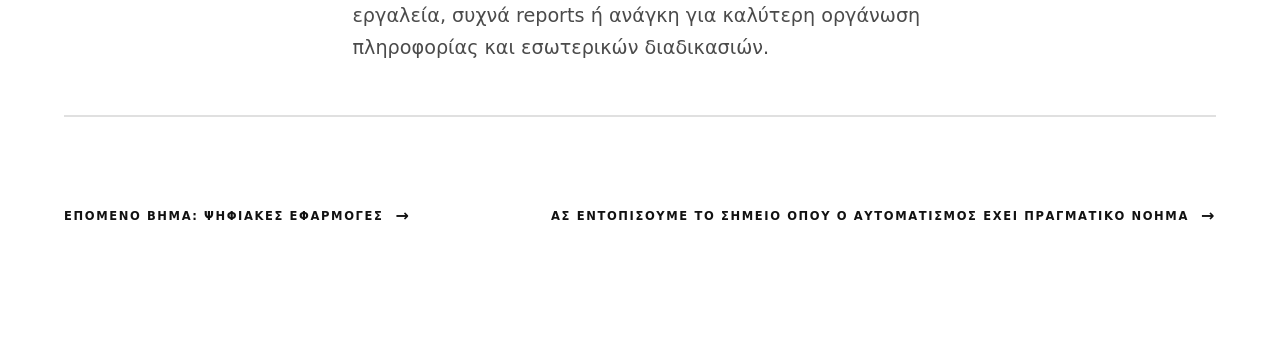
<file: service-ai-automations.html>
<!doctype html>
<html lang="el">
  <head>
    <meta charset="UTF-8" />
    <meta name="viewport" content="width=device-width, initial-scale=1.0" />
    <title>Μεταφορά | Interrete</title>
    <meta name="robots" content="noindex, follow" />
    <link rel="canonical" href="https://interrete.gr/ai-automatismoi.html" />
    <meta http-equiv="refresh" content="0; url=ai-automatismoi.html" />
    <script>
      window.location.replace("ai-automatismoi.html");
    </script>
  </head>
  <body>
    <p>Η σελίδα μεταφέρθηκε στο <a href="ai-automatismoi.html">AI Αυτοματισμοί</a>.</p>
  </body>
</html>
</file>
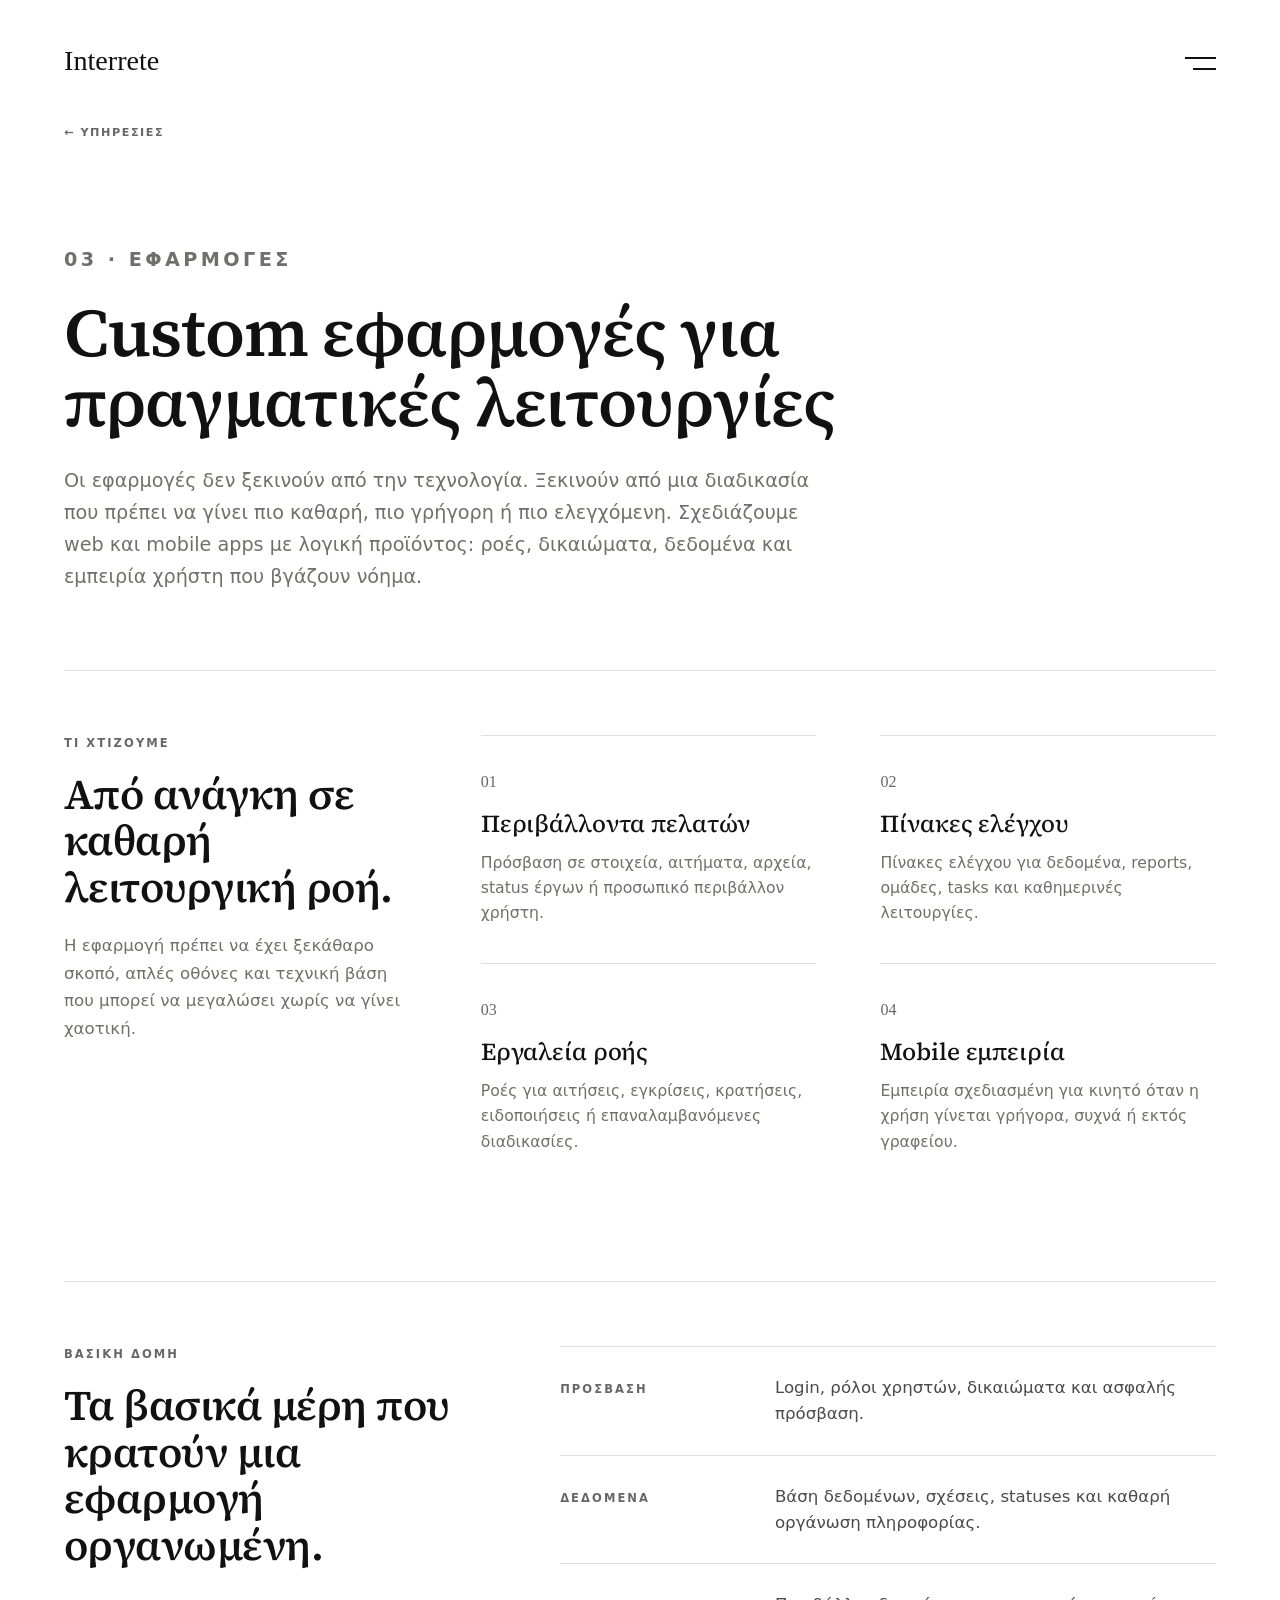
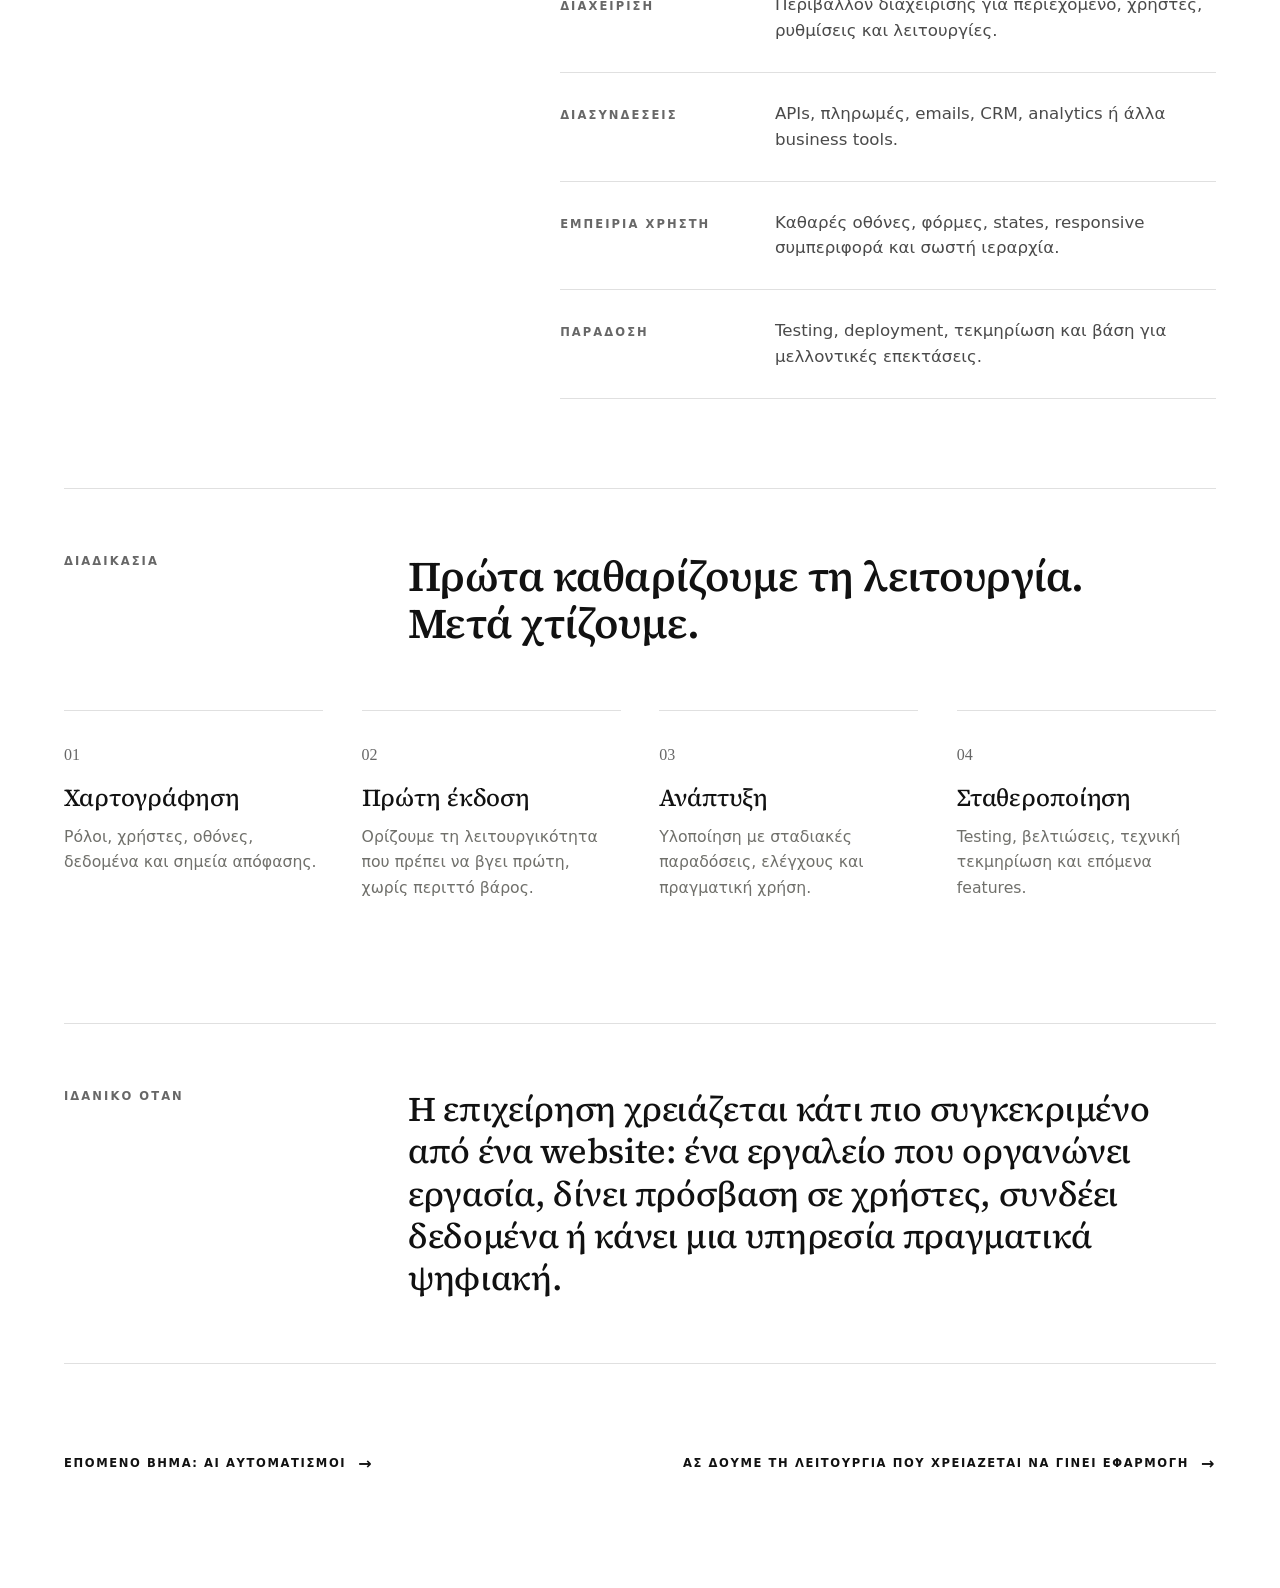
<file: service-apps.html>
<!doctype html>
<html lang="el">
  <head>
    <meta charset="UTF-8" />
    <meta name="viewport" content="width=device-width, initial-scale=1.0" />
    <title>Μεταφορά | Interrete</title>
    <meta name="robots" content="noindex, follow" />
    <link rel="canonical" href="https://interrete.gr/web-mobile-apps.html" />
    <meta http-equiv="refresh" content="0; url=web-mobile-apps.html" />
    <script>
      window.location.replace("web-mobile-apps.html");
    </script>
  </head>
  <body>
    <p>Η σελίδα μεταφέρθηκε στο <a href="web-mobile-apps.html">Ψηφιακές Εφαρμογές</a>.</p>
  </body>
</html>
</file>
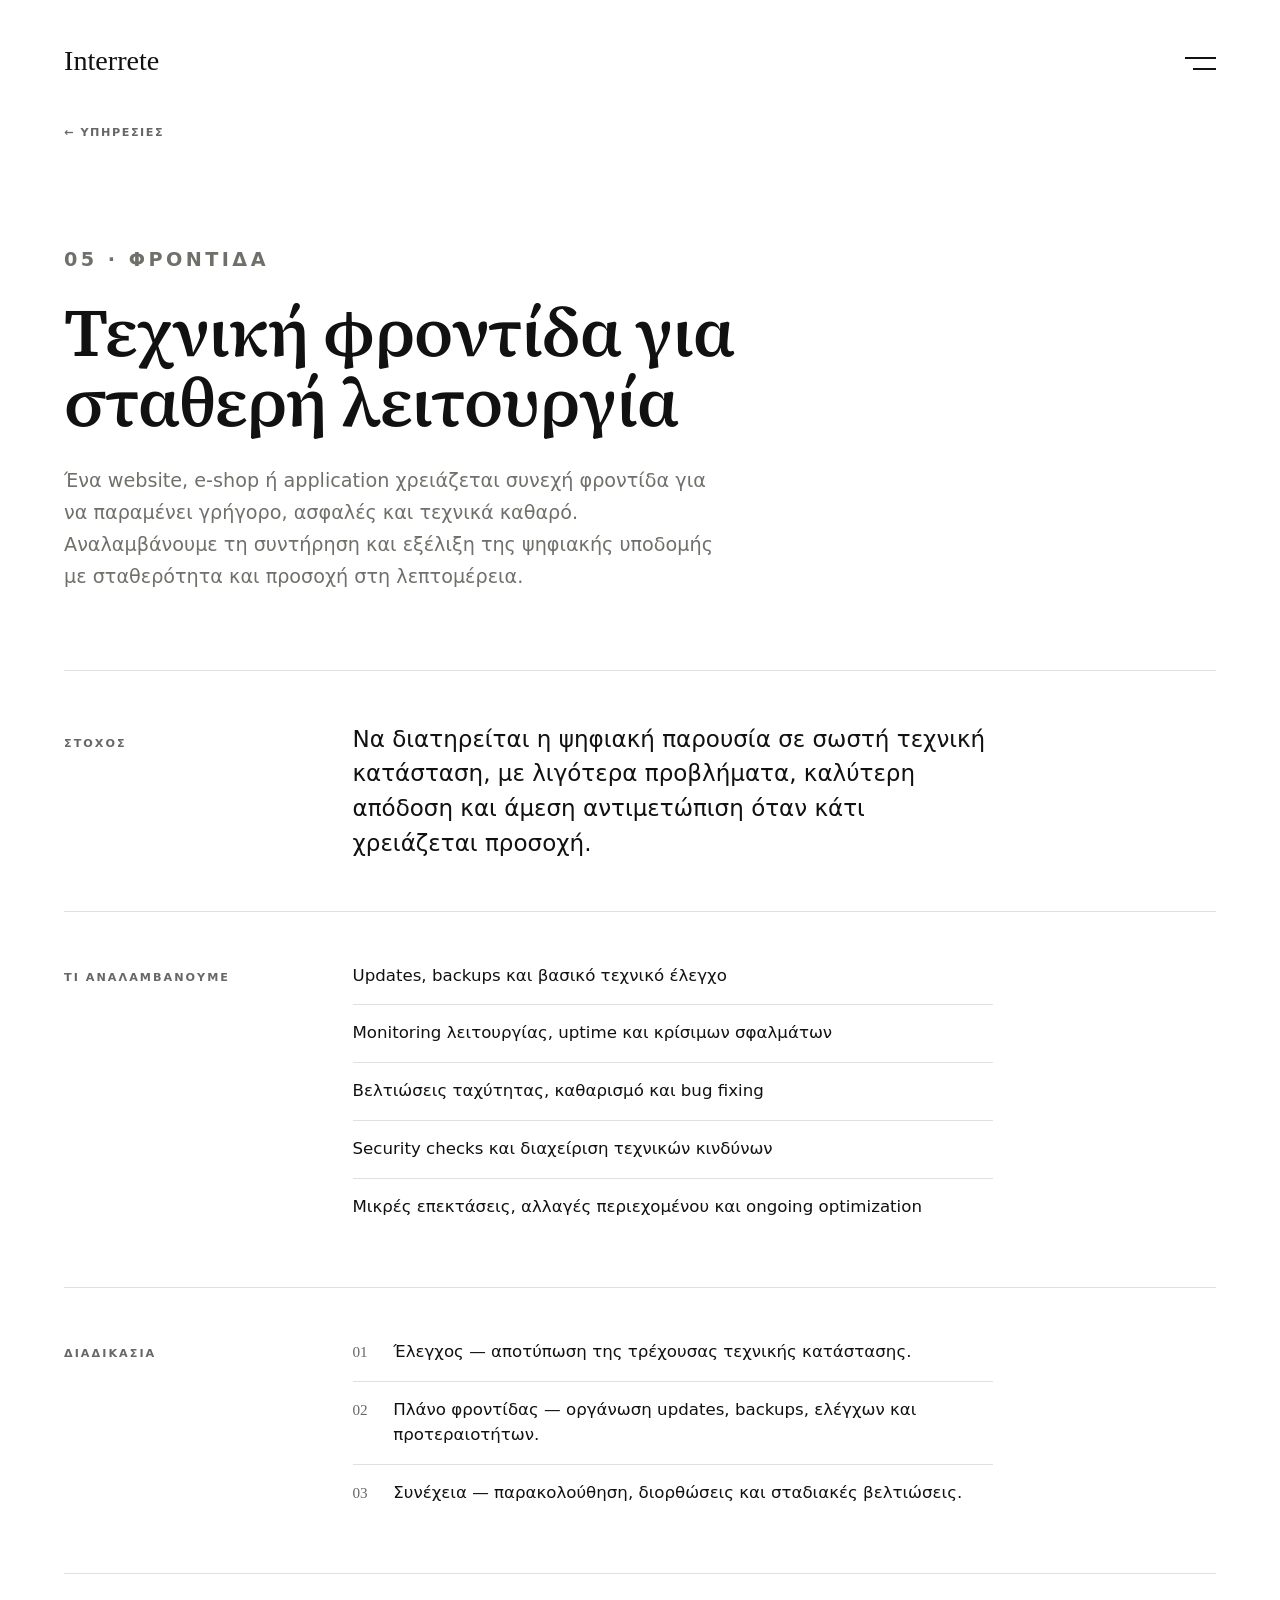
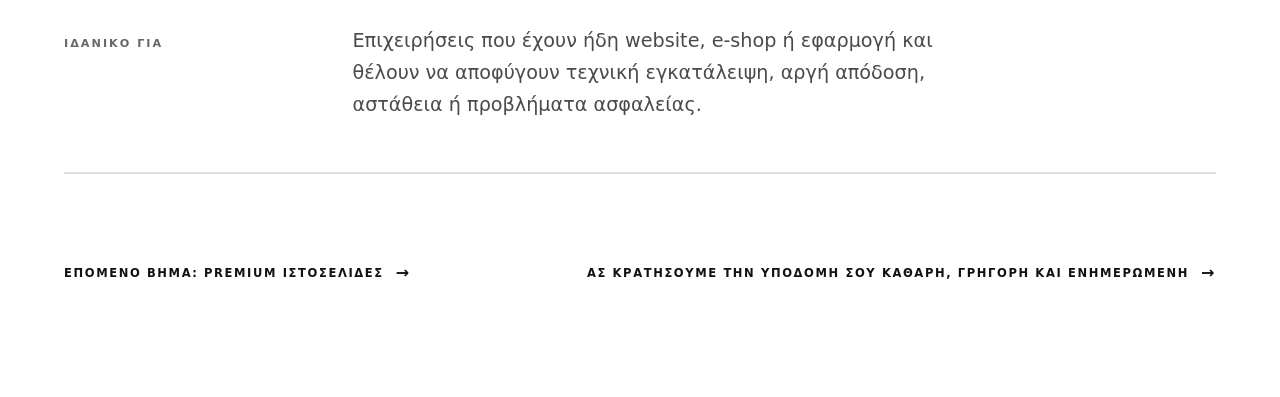
<file: service-care.html>
<!doctype html>
<html lang="el">
  <head>
    <meta charset="UTF-8" />
    <meta name="viewport" content="width=device-width, initial-scale=1.0" />
    <title>Μεταφορά | Interrete</title>
    <meta name="robots" content="noindex, follow" />
    <link rel="canonical" href="https://interrete.gr/texniki-frontida.html" />
    <meta http-equiv="refresh" content="0; url=texniki-frontida.html" />
    <script>
      window.location.replace("texniki-frontida.html");
    </script>
  </head>
  <body>
    <p>Η σελίδα μεταφέρθηκε στο <a href="texniki-frontida.html">Τεχνική Φροντίδα</a>.</p>
  </body>
</html>
</file>
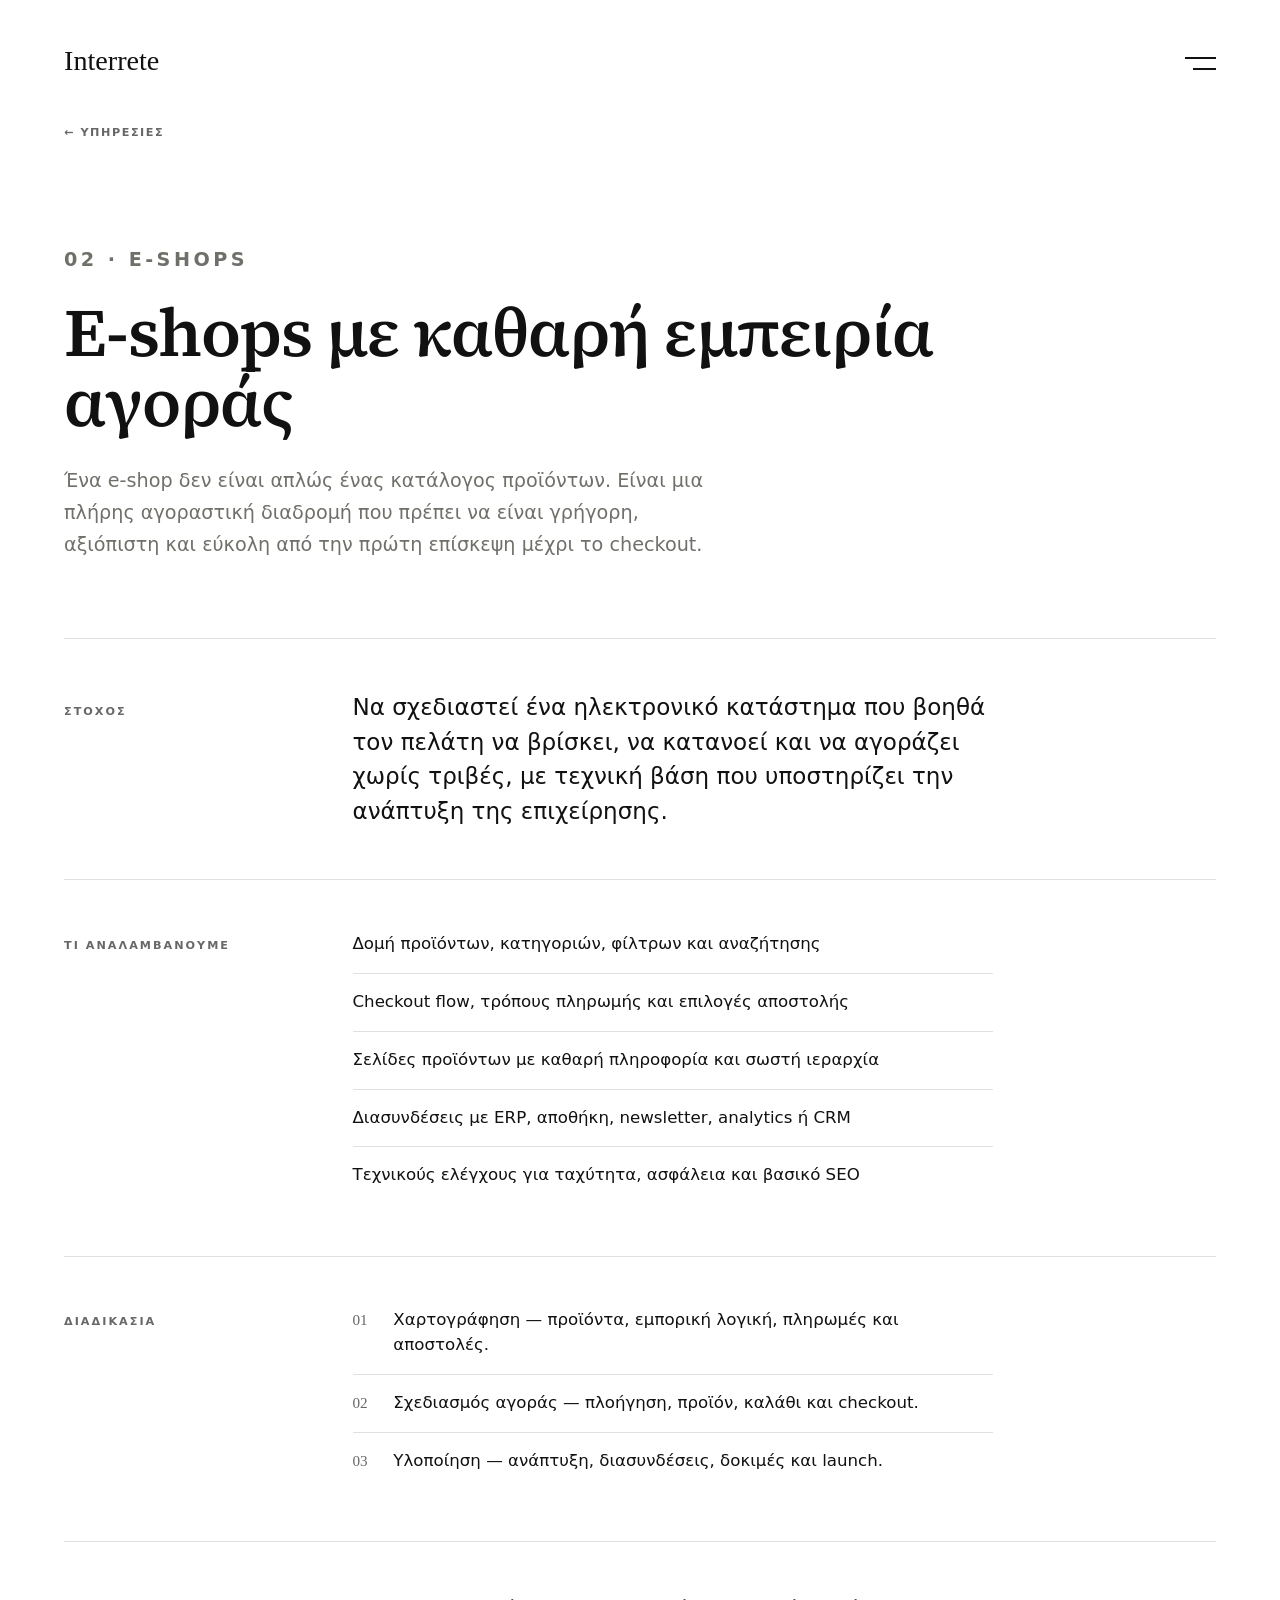
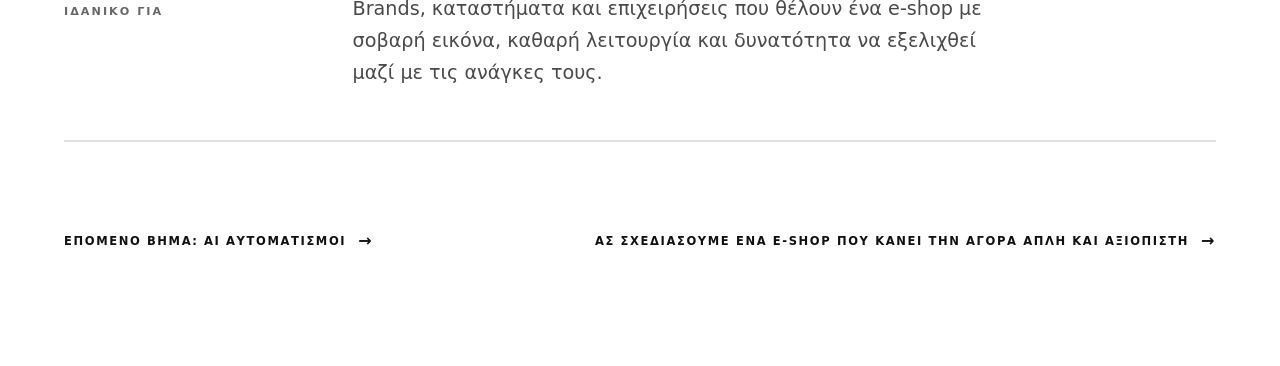
<file: service-ecommerce.html>
<!doctype html>
<html lang="el">
  <head>
    <meta charset="UTF-8" />
    <meta name="viewport" content="width=device-width, initial-scale=1.0" />
    <title>Μεταφορά | Interrete</title>
    <meta name="robots" content="noindex, follow" />
    <link rel="canonical" href="https://interrete.gr/eshops-ecommerce.html" />
    <meta http-equiv="refresh" content="0; url=eshops-ecommerce.html" />
    <script>
      window.location.replace("eshops-ecommerce.html");
    </script>
  </head>
  <body>
    <p>Η σελίδα μεταφέρθηκε στο <a href="eshops-ecommerce.html">E-shops &amp; E-commerce</a>.</p>
  </body>
</html>
</file>
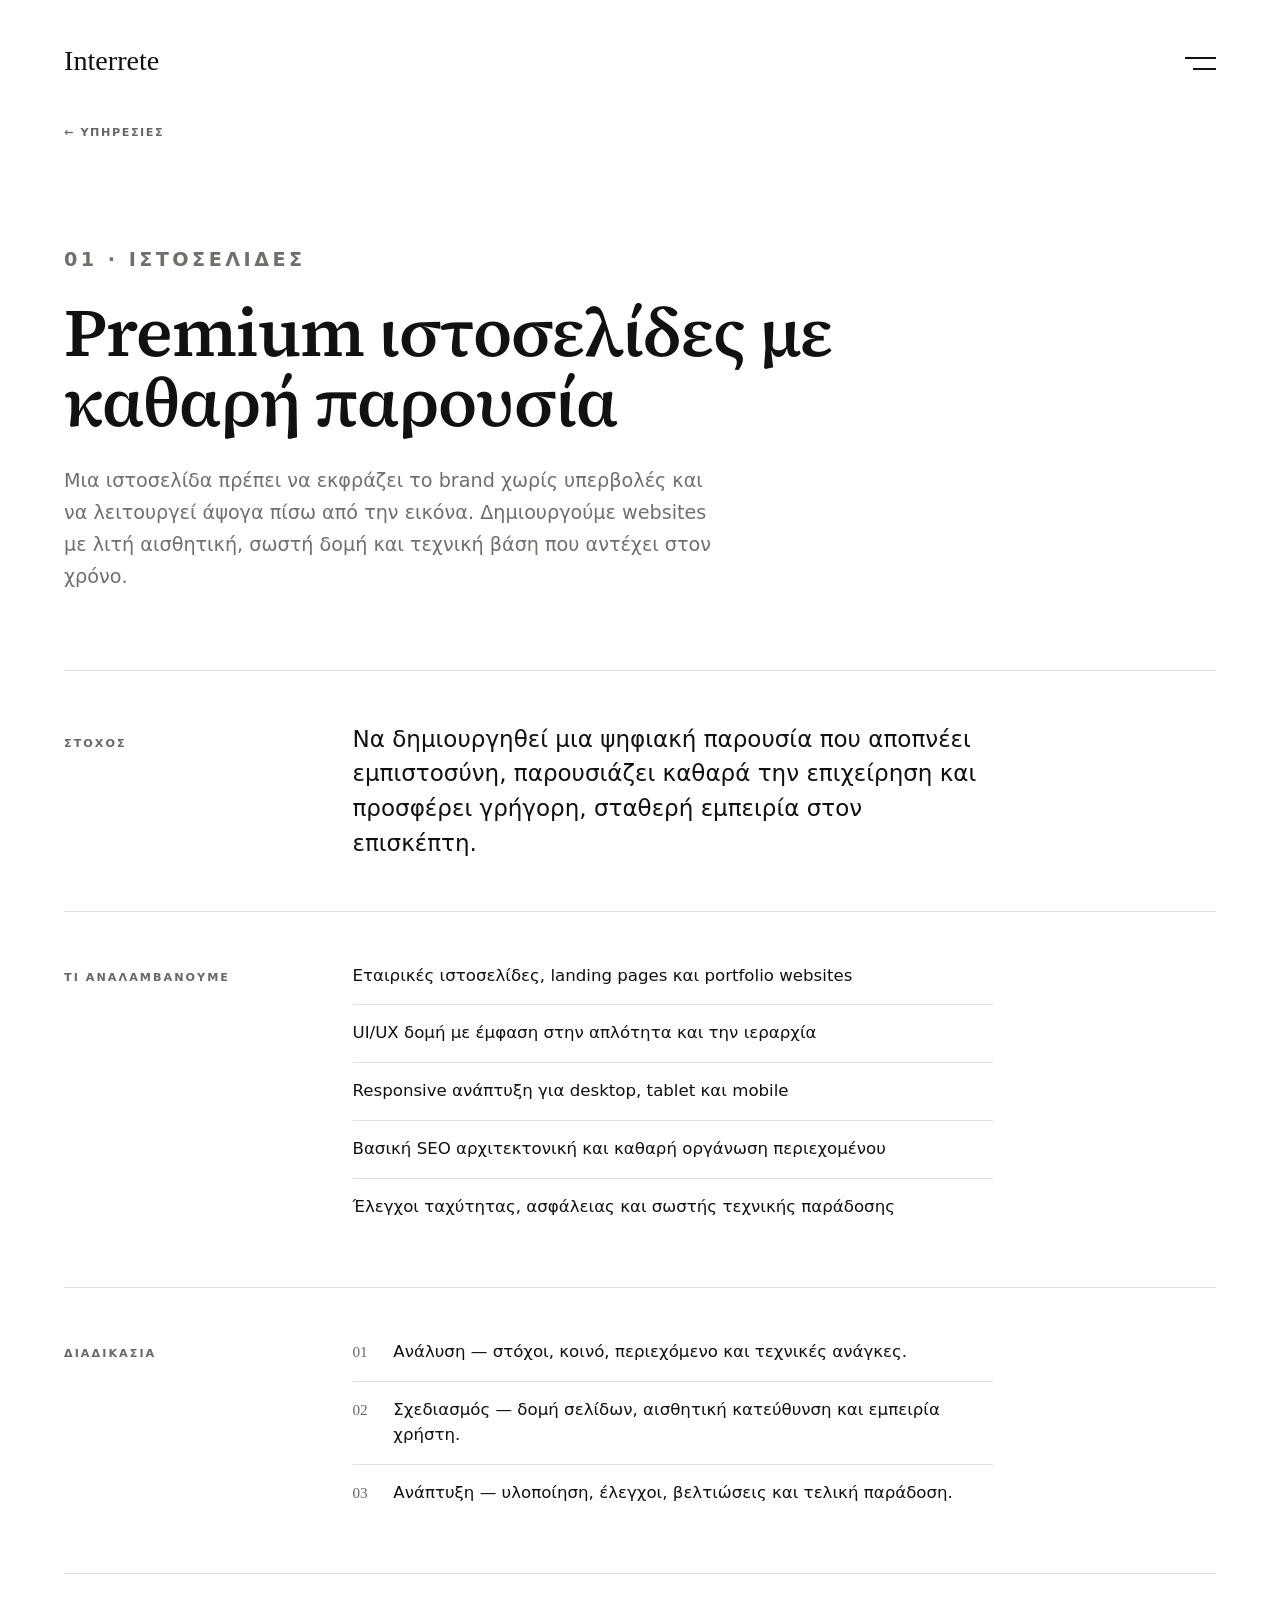
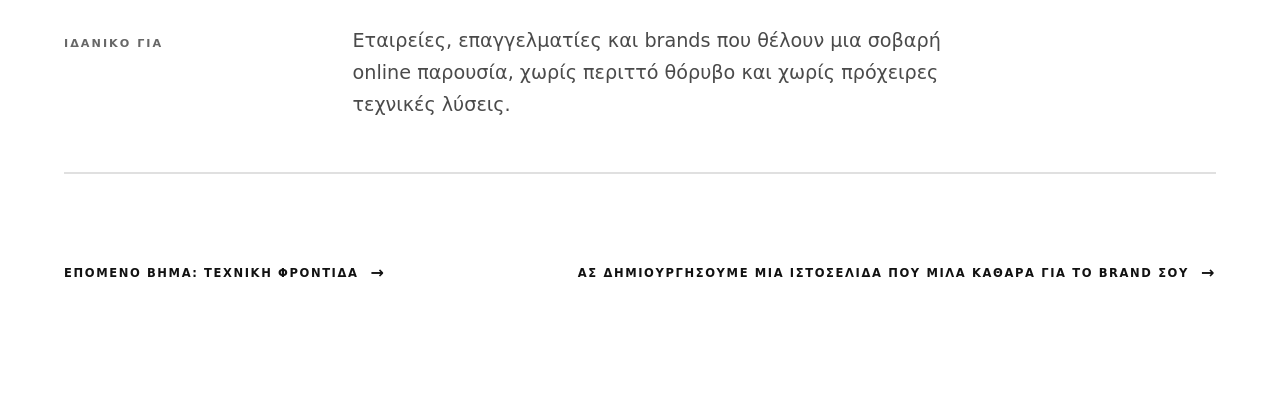
<file: service-websites.html>
<!doctype html>
<html lang="el">
  <head>
    <meta charset="UTF-8" />
    <meta name="viewport" content="width=device-width, initial-scale=1.0" />
    <title>Μεταφορά | Interrete</title>
    <meta name="robots" content="noindex, follow" />
    <link rel="canonical" href="https://interrete.gr/premium-istoselides.html" />
    <meta http-equiv="refresh" content="0; url=premium-istoselides.html" />
    <script>
      window.location.replace("premium-istoselides.html");
    </script>
  </head>
  <body>
    <p>Η σελίδα μεταφέρθηκε στο <a href="premium-istoselides.html">Premium Ιστοσελίδες</a>.</p>
  </body>
</html>
</file>
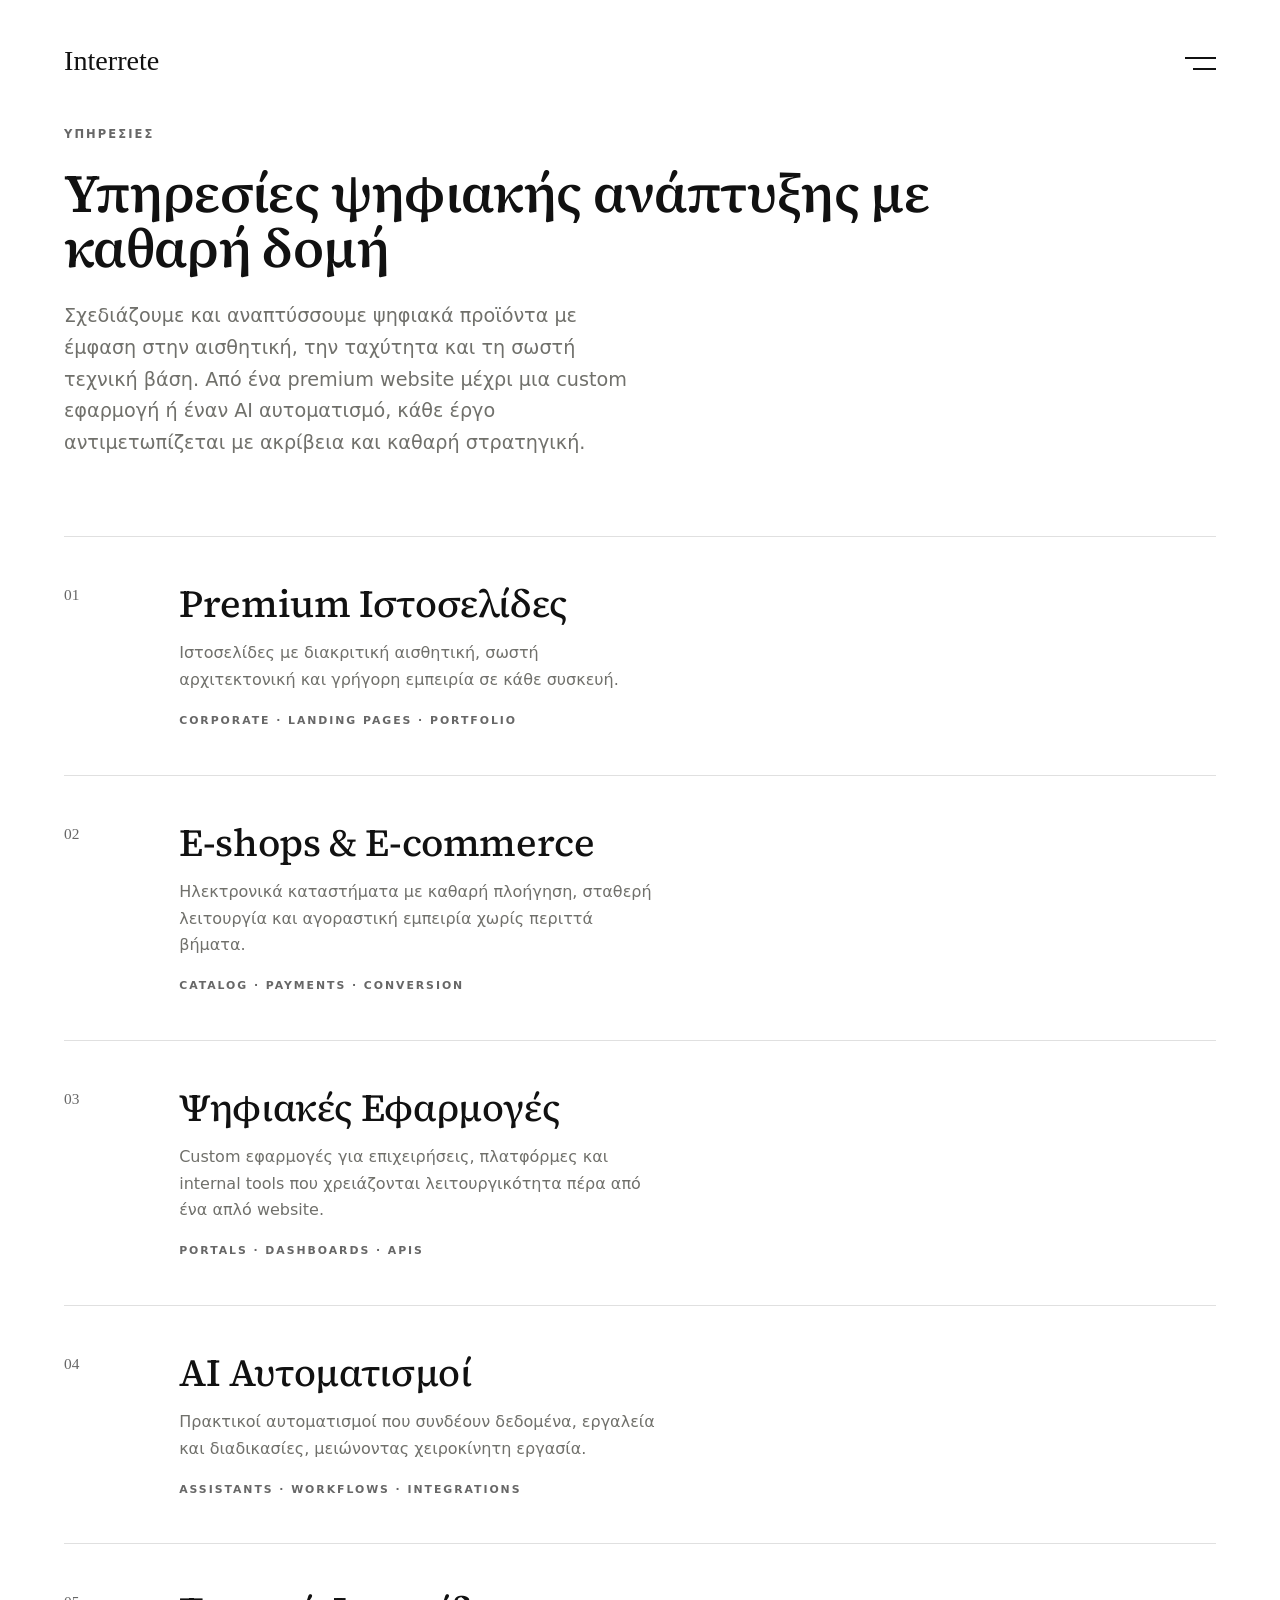
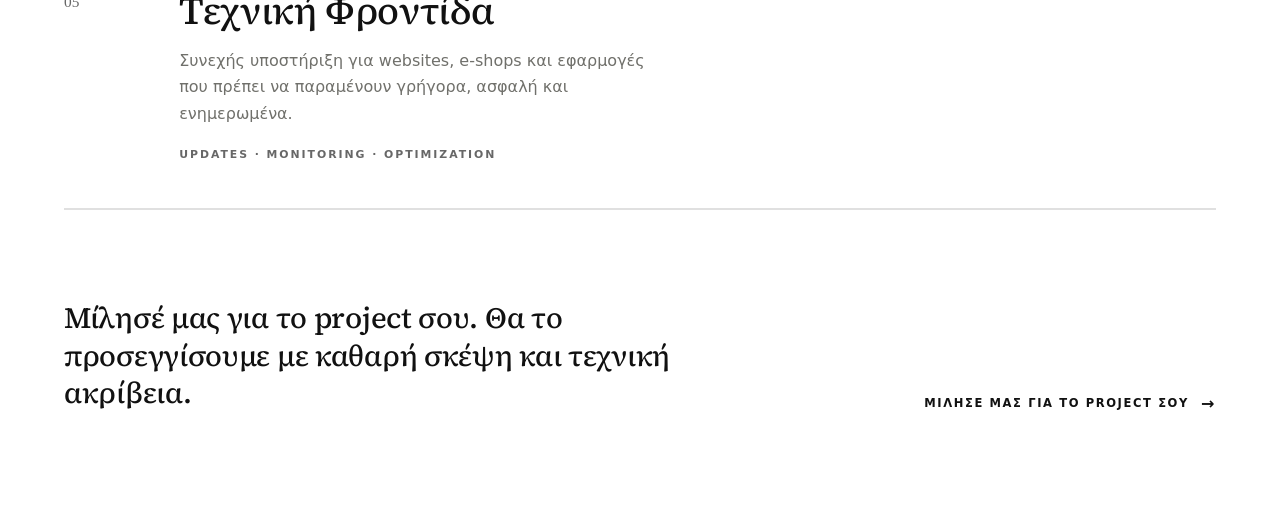
<file: services.html>
<!doctype html>
<html lang="el">
  <head>
    <meta charset="utf-8" />
    <meta name="viewport" content="width=device-width, initial-scale=1" />
    <title>Υπηρεσίες Web Development | Interrete</title>
    <meta name="description" content="Websites, e-shops, εφαρμογές, AI αυτοματισμοί και τεχνική φροντίδα για brands που θέλουν καθαρή εικόνα και σταθερή τεχνολογία." />
    <meta name="theme-color" content="#ffffff" />
    <link rel="canonical" href="https://interrete.gr/services.html" />
    <meta property="og:locale" content="el_GR" />
    <meta property="og:type" content="website" />
    <meta property="og:site_name" content="Interrete" />
    <meta property="og:title" content="Υπηρεσίες Web Development | Interrete" />
    <meta property="og:description" content="Websites, e-shops, εφαρμογές, AI αυτοματισμοί και τεχνική φροντίδα για brands που θέλουν καθαρή εικόνα και σταθερή τεχνολογία." />
    <meta property="og:url" content="https://interrete.gr/services.html" />
    <meta name="twitter:card" content="summary" />
    <meta name="twitter:title" content="Υπηρεσίες Web Development | Interrete" />
    <meta name="twitter:description" content="Websites, e-shops, εφαρμογές, AI αυτοματισμοί και τεχνική φροντίδα για brands που θέλουν καθαρή εικόνα και σταθερή τεχνολογία." />
    <link rel="stylesheet" href="styles.css?v=20260615-luxury-serif" />
    <script src="menu.js?v=20260615-luxury-serif" defer></script>
    <script type="application/ld+json">
      {
        "@context": "https://schema.org",
        "@type": "ItemList",
        "name": "Υπηρεσίες Web Development | Interrete",
        "url": "https://interrete.gr/services.html",
        "itemListElement": [
          { "@type": "ListItem", "position": 1, "name": "Premium Ιστοσελίδες", "url": "https://interrete.gr/premium-istoselides.html" },
          { "@type": "ListItem", "position": 2, "name": "E-shops & E-commerce", "url": "https://interrete.gr/eshops-ecommerce.html" },
          { "@type": "ListItem", "position": 3, "name": "Ψηφιακές Εφαρμογές", "url": "https://interrete.gr/web-mobile-apps.html" },
          { "@type": "ListItem", "position": 4, "name": "AI Αυτοματισμοί", "url": "https://interrete.gr/ai-automatismoi.html" },
          { "@type": "ListItem", "position": 5, "name": "Τεχνική Φροντίδα", "url": "https://interrete.gr/texniki-frontida.html" }
        ]
      }
    </script>
  </head>
  <body>
    <header class="brand-header" aria-label="Interrete">
      <a class="brand-wordmark" href="index.html" aria-label="Interrete αρχική">Interrete</a>
      <button class="menu-toggle" type="button" aria-label="Άνοιγμα μενού" aria-expanded="false" aria-controls="site-menu" title="Μενού">
        <span></span>
        <span></span>
      </button>
      <nav id="site-menu" class="site-menu" aria-label="Κύρια πλοήγηση">
        <a href="interrete.html">Η ιδέα</a>
        <a href="services.html" aria-current="page">Υπηρεσίες</a>
        <a href="mailto:hello@interrete.gr">Επικοινωνία</a>
      </nav>
    </header>

    <main class="site-page services-overview-page">
      <section class="page-hero" aria-labelledby="services-title">
        <p class="section-kicker">Υπηρεσίες</p>
        <h1 id="services-title">Υπηρεσίες ψηφιακής ανάπτυξης με καθαρή δομή</h1>
        <p class="page-intro">
          Σχεδιάζουμε και αναπτύσσουμε ψηφιακά προϊόντα με έμφαση στην αισθητική, την ταχύτητα και τη σωστή τεχνική βάση.
          Από ένα premium website μέχρι μια custom εφαρμογή ή έναν AI αυτοματισμό, κάθε έργο αντιμετωπίζεται με ακρίβεια και καθαρή στρατηγική.
        </p>
      </section>

      <section class="services-mosaic" aria-label="Υπηρεσίες Interrete">
        <a class="service-tile" href="premium-istoselides.html">
          <span class="service-tile-index">01</span>
          <span class="service-tile-copy">
            <strong>Premium Ιστοσελίδες</strong>
            <span>Ιστοσελίδες με διακριτική αισθητική, σωστή αρχιτεκτονική και γρήγορη εμπειρία σε κάθε συσκευή.</span>
          </span>
          <span class="service-tile-meta">Corporate · Landing pages · Portfolio</span>
          <span class="service-tile-action">Δες την υπηρεσία</span>
        </a>

        <a class="service-tile" href="eshops-ecommerce.html">
          <span class="service-tile-index">02</span>
          <span class="service-tile-copy">
            <strong>E-shops & E-commerce</strong>
            <span>Ηλεκτρονικά καταστήματα με καθαρή πλοήγηση, σταθερή λειτουργία και αγοραστική εμπειρία χωρίς περιττά βήματα.</span>
          </span>
          <span class="service-tile-meta">Catalog · Payments · Conversion</span>
          <span class="service-tile-action">Δες την υπηρεσία</span>
        </a>

        <a class="service-tile" href="web-mobile-apps.html">
          <span class="service-tile-index">03</span>
          <span class="service-tile-copy">
            <strong>Ψηφιακές Εφαρμογές</strong>
            <span>Custom εφαρμογές για επιχειρήσεις, πλατφόρμες και internal tools που χρειάζονται λειτουργικότητα πέρα από ένα απλό website.</span>
          </span>
          <span class="service-tile-meta">Portals · Dashboards · APIs</span>
          <span class="service-tile-action">Δες την υπηρεσία</span>
        </a>

        <a class="service-tile" href="ai-automatismoi.html">
          <span class="service-tile-index">04</span>
          <span class="service-tile-copy">
            <strong>AI Αυτοματισμοί</strong>
            <span>Πρακτικοί αυτοματισμοί που συνδέουν δεδομένα, εργαλεία και διαδικασίες, μειώνοντας χειροκίνητη εργασία.</span>
          </span>
          <span class="service-tile-meta">Assistants · Workflows · Integrations</span>
          <span class="service-tile-action">Δες την υπηρεσία</span>
        </a>

        <a class="service-tile" href="texniki-frontida.html">
          <span class="service-tile-index">05</span>
          <span class="service-tile-copy">
            <strong>Τεχνική Φροντίδα</strong>
            <span>Συνεχής υποστήριξη για websites, e-shops και εφαρμογές που πρέπει να παραμένουν γρήγορα, ασφαλή και ενημερωμένα.</span>
          </span>
          <span class="service-tile-meta">Updates · Monitoring · Optimization</span>
          <span class="service-tile-action">Δες την υπηρεσία</span>
        </a>
      </section>

      <section class="page-cta" aria-label="Επικοινωνία">
        <p>Μίλησέ μας για το project σου. Θα το προσεγγίσουμε με καθαρή σκέψη και τεχνική ακρίβεια.</p>
        <a class="text-link" href="mailto:hello@interrete.gr">Μίλησέ μας για το project σου</a>
      </section>
    </main>
  </body>
</html>
</file>
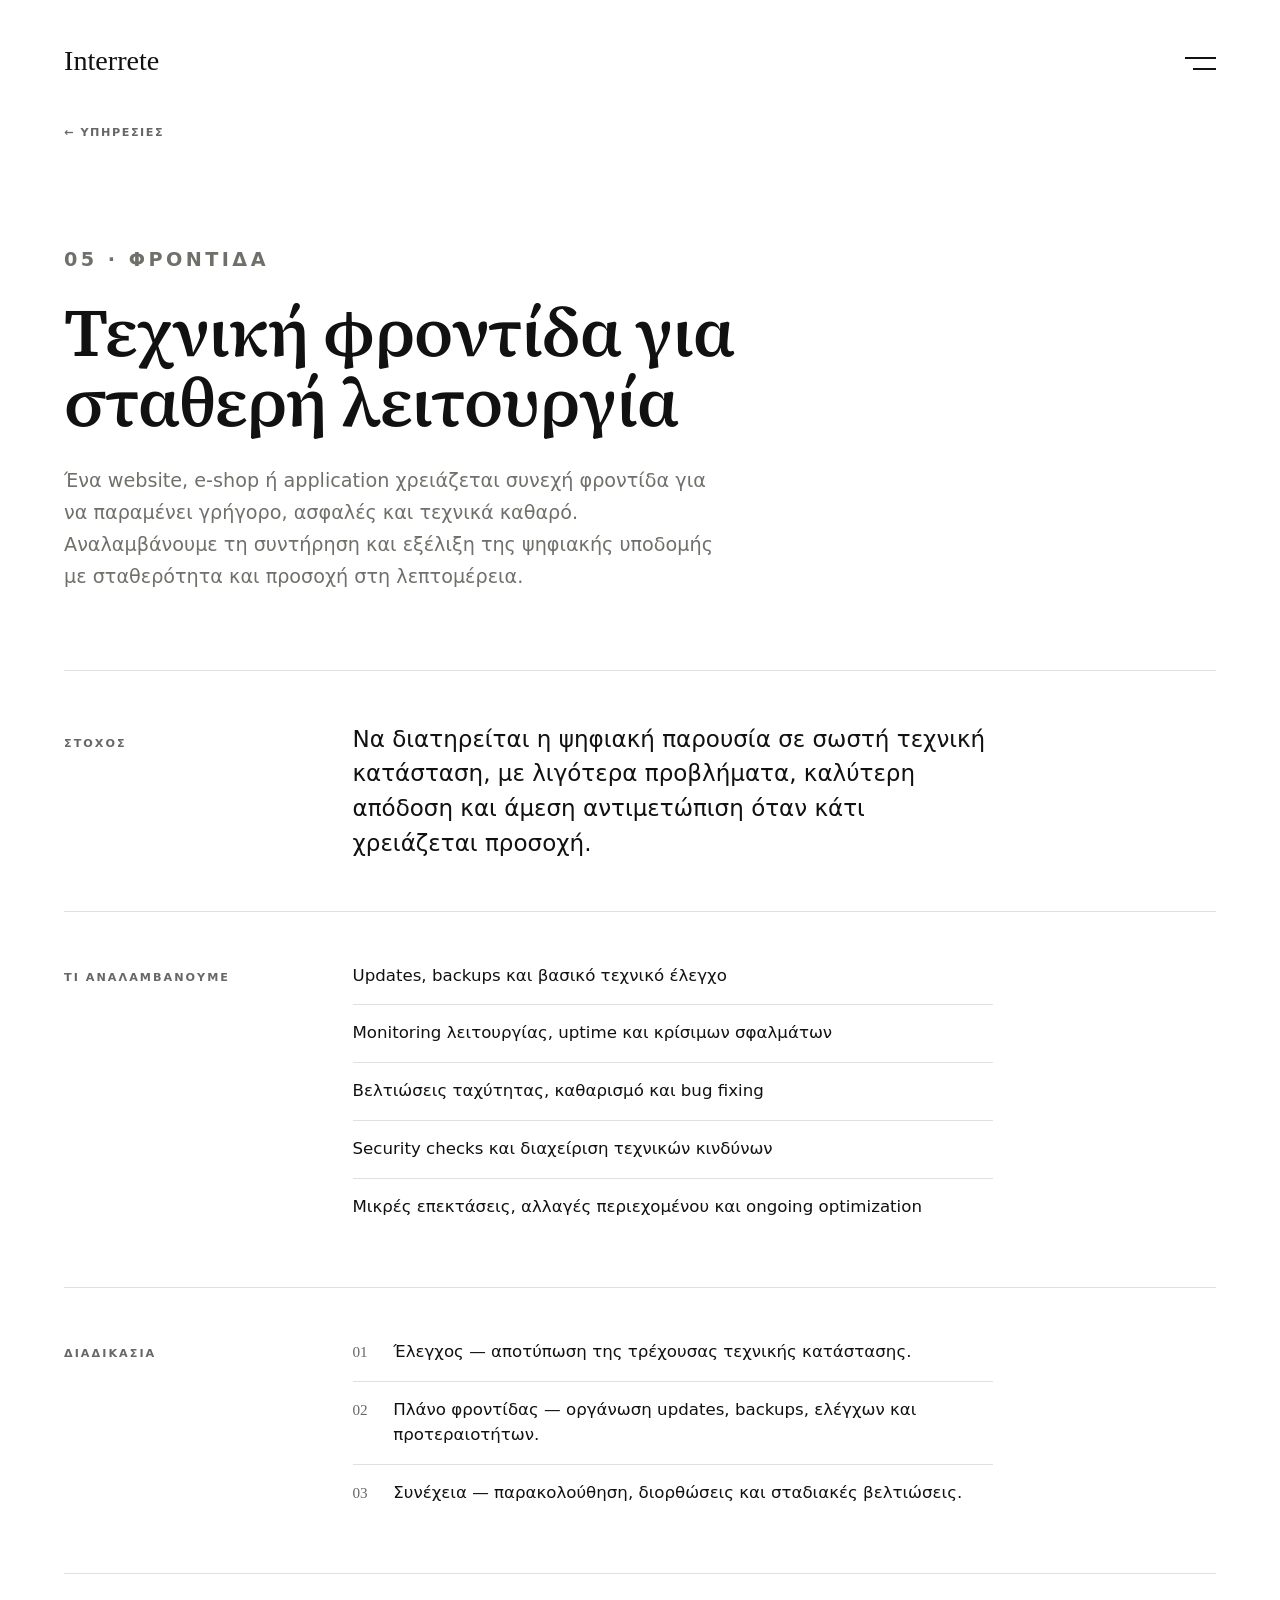
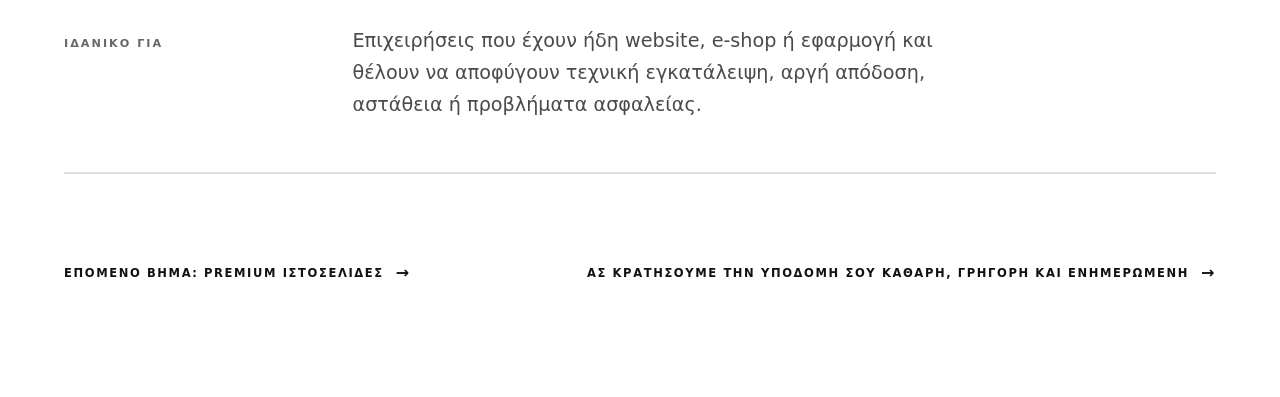
<file: texniki-frontida.html>
<!doctype html>
<html lang="el">
  <head>
    <meta charset="utf-8" />
    <meta name="viewport" content="width=device-width, initial-scale=1" />
    <title>Τεχνική Φροντίδα Ιστοσελίδων | Interrete</title>
    <meta name="description" content="Συντήρηση websites και e-shops με updates, backups, security checks, monitoring, βελτιώσεις ταχύτητας και τεχνική υποστήριξη." />
    <meta name="theme-color" content="#ffffff" />
    <link rel="canonical" href="https://interrete.gr/texniki-frontida.html" />
    <meta property="og:locale" content="el_GR" />
    <meta property="og:type" content="website" />
    <meta property="og:site_name" content="Interrete" />
    <meta property="og:title" content="Τεχνική Φροντίδα Ιστοσελίδων | Interrete" />
    <meta property="og:description" content="Συντήρηση websites και e-shops με updates, backups, security checks, monitoring, βελτιώσεις ταχύτητας και τεχνική υποστήριξη." />
    <meta property="og:url" content="https://interrete.gr/texniki-frontida.html" />
    <meta name="twitter:card" content="summary" />
    <meta name="twitter:title" content="Τεχνική Φροντίδα Ιστοσελίδων | Interrete" />
    <meta name="twitter:description" content="Συντήρηση websites και e-shops με updates, backups, security checks, monitoring, βελτιώσεις ταχύτητας και τεχνική υποστήριξη." />
    <link rel="stylesheet" href="styles.css?v=20260615-luxury-serif" />
    <script src="menu.js?v=20260615-luxury-serif" defer></script>
  </head>
  <body>
    <header class="brand-header" aria-label="Interrete">
      <a class="brand-wordmark" href="index.html" aria-label="Interrete αρχική">Interrete</a>
      <button class="menu-toggle" type="button" aria-label="Άνοιγμα μενού" aria-expanded="false" aria-controls="site-menu" title="Μενού">
        <span></span>
        <span></span>
      </button>
      <nav id="site-menu" class="site-menu" aria-label="Κύρια πλοήγηση">
        <a href="interrete.html">Η ιδέα</a>
        <a href="services.html">Υπηρεσίες</a>
        <a href="mailto:hello@interrete.gr">Επικοινωνία</a>
      </nav>
    </header>

    <main class="site-page service-detail-page">
      <a class="back-link" href="services.html">← Υπηρεσίες</a>

      <section class="service-detail-hero" aria-labelledby="service-title">
        <p class="section-kicker">05 · Φροντίδα</p>
        <h1 id="service-title">Τεχνική φροντίδα για σταθερή λειτουργία</h1>
        <p>
          Ένα website, e-shop ή application χρειάζεται συνεχή φροντίδα για να παραμένει γρήγορο, ασφαλές και τεχνικά καθαρό.
          Αναλαμβάνουμε τη συντήρηση και εξέλιξη της ψηφιακής υποδομής με σταθερότητα και προσοχή στη λεπτομέρεια.
        </p>
      </section>

      <section class="service-detail-grid" aria-label="Περιγραφή υπηρεσίας">
        <div class="service-panel service-panel--intro">
          <span>Στόχος</span>
          <p>
            Να διατηρείται η ψηφιακή παρουσία σε σωστή τεχνική κατάσταση, με λιγότερα προβλήματα, καλύτερη απόδοση και άμεση αντιμετώπιση όταν κάτι χρειάζεται προσοχή.
          </p>
        </div>

        <div class="service-panel">
          <span>Τι αναλαμβάνουμε</span>
          <ul>
            <li>Updates, backups και βασικό τεχνικό έλεγχο</li>
            <li>Monitoring λειτουργίας, uptime και κρίσιμων σφαλμάτων</li>
            <li>Βελτιώσεις ταχύτητας, καθαρισμό και bug fixing</li>
            <li>Security checks και διαχείριση τεχνικών κινδύνων</li>
            <li>Μικρές επεκτάσεις, αλλαγές περιεχομένου και ongoing optimization</li>
          </ul>
        </div>

        <div class="service-panel">
          <span>Διαδικασία</span>
          <ol>
            <li>Έλεγχος — αποτύπωση της τρέχουσας τεχνικής κατάστασης.</li>
            <li>Πλάνο φροντίδας — οργάνωση updates, backups, ελέγχων και προτεραιοτήτων.</li>
            <li>Συνέχεια — παρακολούθηση, διορθώσεις και σταδιακές βελτιώσεις.</li>
          </ol>
        </div>

        <div class="service-panel">
          <span>Ιδανικό για</span>
          <p>
            Επιχειρήσεις που έχουν ήδη website, e-shop ή εφαρμογή και θέλουν να αποφύγουν τεχνική εγκατάλειψη, αργή απόδοση, αστάθεια ή προβλήματα ασφαλείας.
          </p>
        </div>
      </section>

      <section class="service-detail-footer">
        <a class="text-link" href="premium-istoselides.html">Επόμενο βήμα: Premium Ιστοσελίδες</a>
        <a class="text-link" href="mailto:hello@interrete.gr">Ας κρατήσουμε την υποδομή σου καθαρή, γρήγορη και ενημερωμένη</a>
      </section>
    </main>
  </body>
</html>
</file>
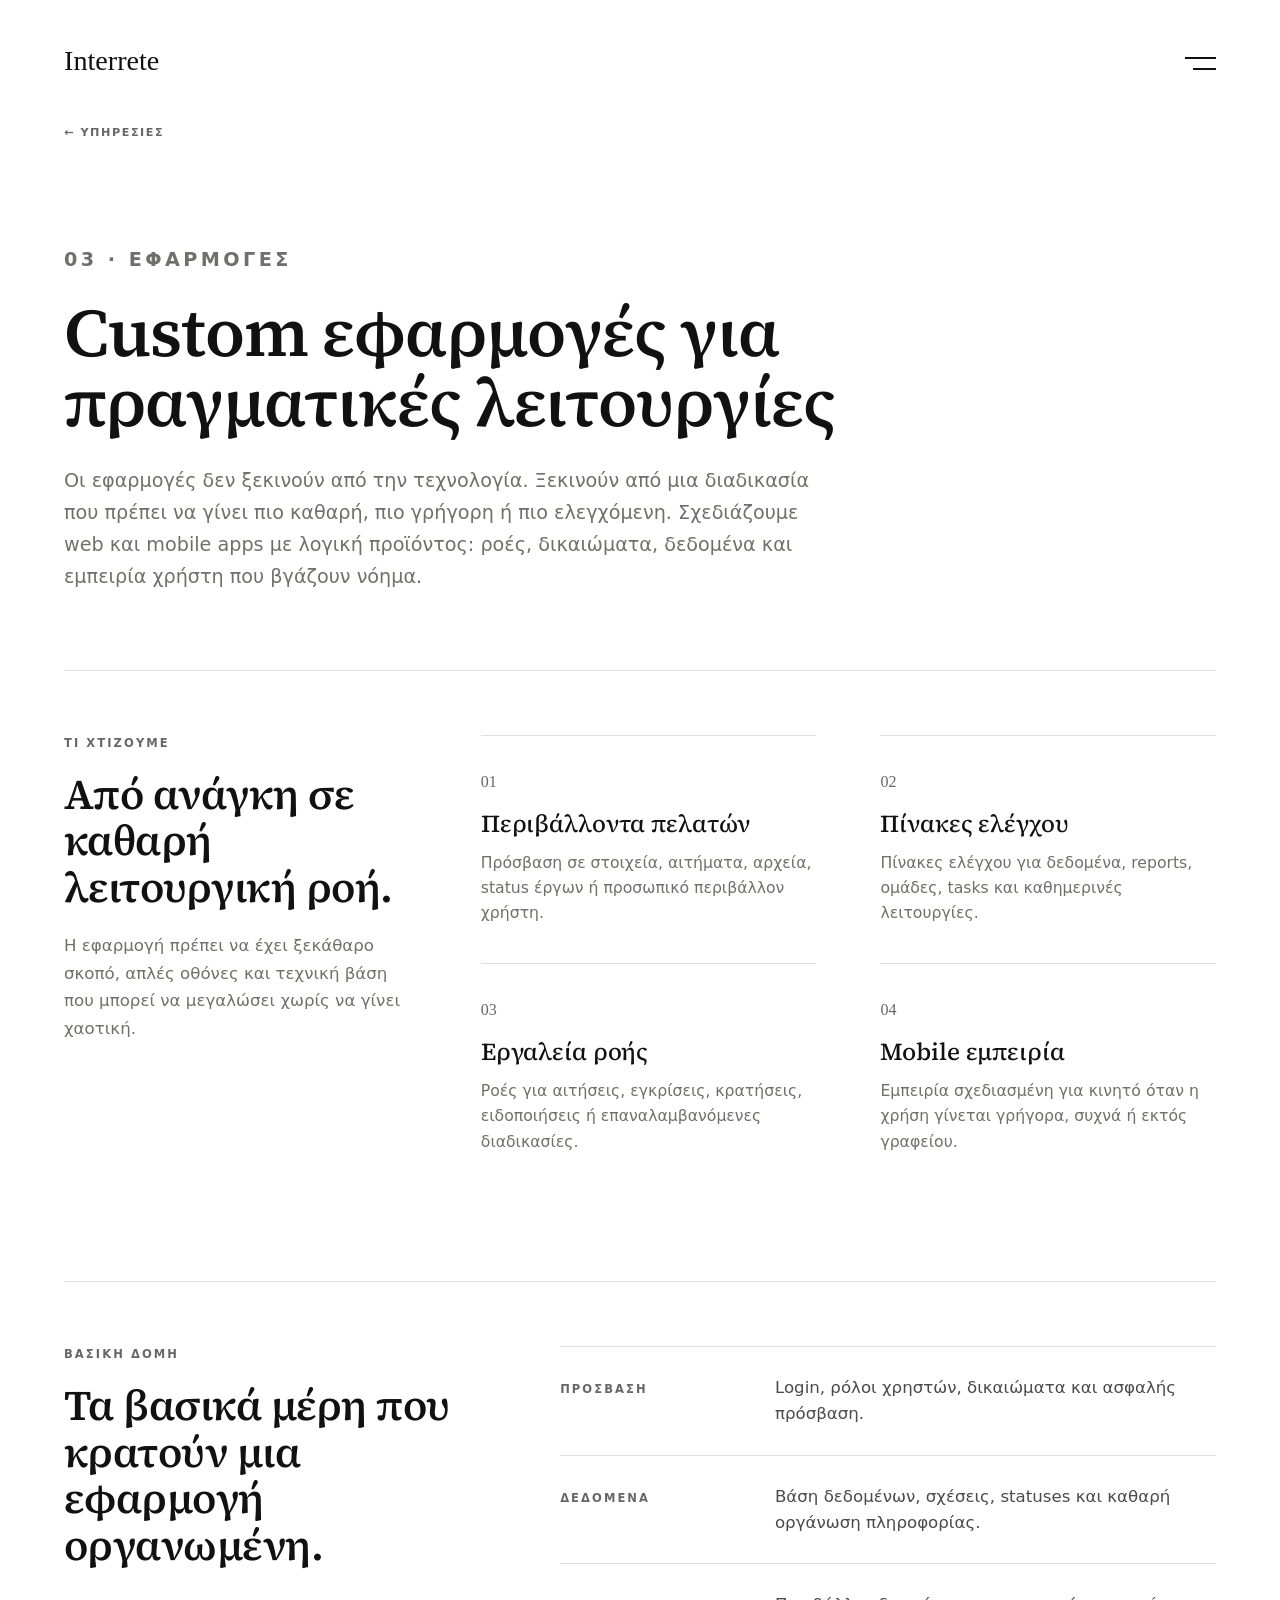
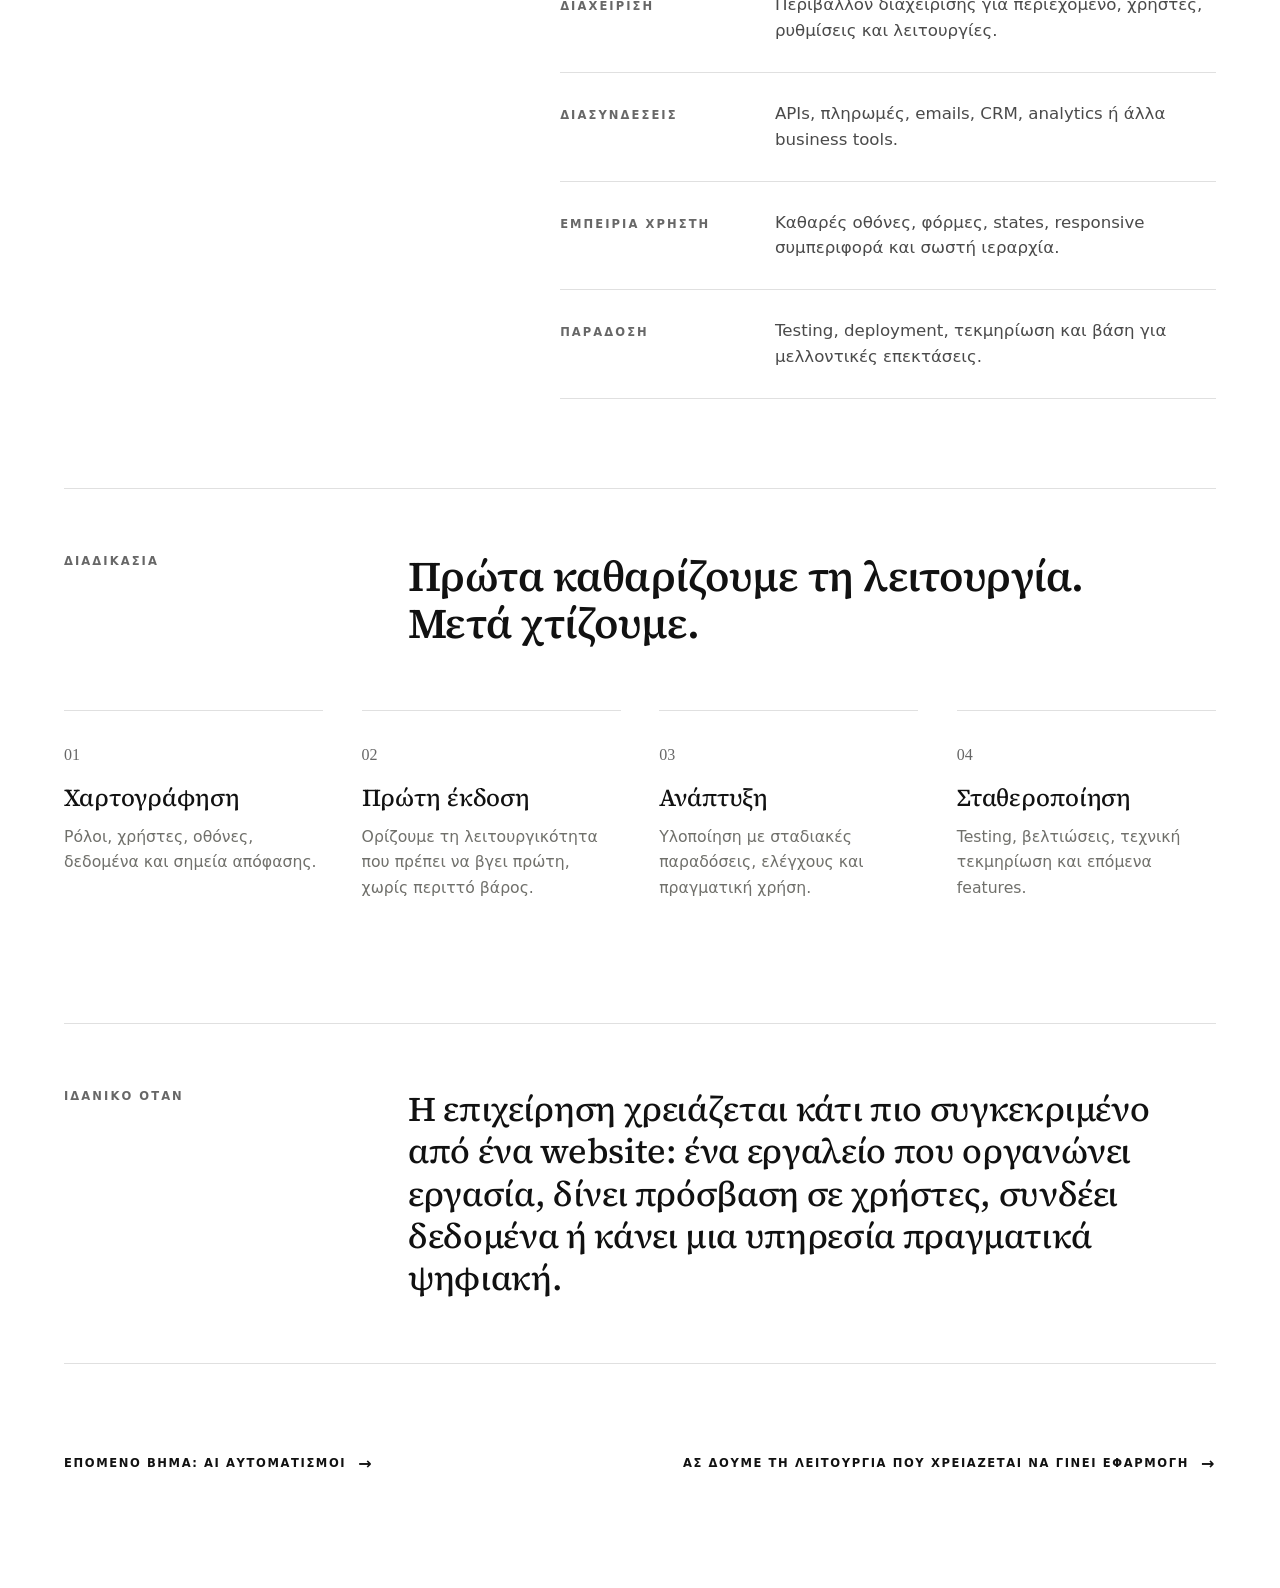
<file: web-mobile-apps.html>
<!doctype html>
<html lang="el">
  <head>
    <meta charset="utf-8" />
    <meta name="viewport" content="width=device-width, initial-scale=1" />
    <title>Ψηφιακές Εφαρμογές | Interrete</title>
    <meta name="description" content="Σχεδιασμός και ανάπτυξη custom web και mobile εφαρμογών με καθαρές ροές, ρόλους χρηστών, dashboards, portals, APIs και δυνατότητα επέκτασης." />
    <meta name="theme-color" content="#ffffff" />
    <link rel="canonical" href="https://interrete.gr/web-mobile-apps.html" />
    <meta property="og:locale" content="el_GR" />
    <meta property="og:type" content="website" />
    <meta property="og:site_name" content="Interrete" />
    <meta property="og:title" content="Ψηφιακές Εφαρμογές | Interrete" />
    <meta property="og:description" content="Σχεδιασμός και ανάπτυξη custom web και mobile εφαρμογών με καθαρές ροές, ρόλους χρηστών, dashboards, portals, APIs και δυνατότητα επέκτασης." />
    <meta property="og:url" content="https://interrete.gr/web-mobile-apps.html" />
    <meta name="twitter:card" content="summary" />
    <meta name="twitter:title" content="Ψηφιακές Εφαρμογές | Interrete" />
    <meta name="twitter:description" content="Σχεδιασμός και ανάπτυξη custom web και mobile εφαρμογών με καθαρές ροές, ρόλους χρηστών, dashboards, portals, APIs και δυνατότητα επέκτασης." />
    <link rel="stylesheet" href="styles.css?v=20260615-luxury-serif" />
    <script src="menu.js?v=20260615-luxury-serif" defer></script>
  </head>
  <body>
    <header class="brand-header" aria-label="Interrete">
      <a class="brand-wordmark" href="index.html" aria-label="Interrete αρχική">Interrete</a>
      <button class="menu-toggle" type="button" aria-label="Άνοιγμα μενού" aria-expanded="false" aria-controls="site-menu" title="Μενού">
        <span></span>
        <span></span>
      </button>
      <nav id="site-menu" class="site-menu" aria-label="Κύρια πλοήγηση">
        <a href="interrete.html">Η ιδέα</a>
        <a href="services.html">Υπηρεσίες</a>
        <a href="mailto:hello@interrete.gr">Επικοινωνία</a>
      </nav>
    </header>

    <main class="site-page service-detail-page app-detail-page">
      <a class="back-link" href="services.html">← Υπηρεσίες</a>

      <section class="service-detail-hero" aria-labelledby="service-title">
        <p class="section-kicker">03 · Εφαρμογές</p>
        <h1 id="service-title">Custom εφαρμογές για πραγματικές λειτουργίες</h1>
        <p>
          Οι εφαρμογές δεν ξεκινούν από την τεχνολογία. Ξεκινούν από μια διαδικασία που πρέπει να γίνει πιο καθαρή, πιο γρήγορη ή πιο ελεγχόμενη.
          Σχεδιάζουμε web και mobile apps με λογική προϊόντος: ροές, δικαιώματα, δεδομένα και εμπειρία χρήστη που βγάζουν νόημα.
        </p>
      </section>

      <section class="app-blueprint" aria-label="Δομή εφαρμογής">
        <div class="app-blueprint-lead">
          <p class="section-kicker">Τι χτίζουμε</p>
          <h2>Από ανάγκη σε καθαρή λειτουργική ροή.</h2>
          <p>
            Η εφαρμογή πρέπει να έχει ξεκάθαρο σκοπό, απλές οθόνες και τεχνική βάση που μπορεί να μεγαλώσει χωρίς να γίνει χαοτική.
          </p>
        </div>

        <div class="app-use-grid">
          <article>
            <span>01</span>
            <h3>Περιβάλλοντα πελατών</h3>
            <p>Πρόσβαση σε στοιχεία, αιτήματα, αρχεία, status έργων ή προσωπικό περιβάλλον χρήστη.</p>
          </article>
          <article>
            <span>02</span>
            <h3>Πίνακες ελέγχου</h3>
            <p>Πίνακες ελέγχου για δεδομένα, reports, ομάδες, tasks και καθημερινές λειτουργίες.</p>
          </article>
          <article>
            <span>03</span>
            <h3>Εργαλεία ροής</h3>
            <p>Ροές για αιτήσεις, εγκρίσεις, κρατήσεις, ειδοποιήσεις ή επαναλαμβανόμενες διαδικασίες.</p>
          </article>
          <article>
            <span>04</span>
            <h3>Mobile εμπειρία</h3>
            <p>Εμπειρία σχεδιασμένη για κινητό όταν η χρήση γίνεται γρήγορα, συχνά ή εκτός γραφείου.</p>
          </article>
        </div>
      </section>

      <section class="app-modules" aria-labelledby="app-modules-title">
        <div class="app-modules-intro">
          <p class="section-kicker">Βασική δομή</p>
          <h2 id="app-modules-title">Τα βασικά μέρη που κρατούν μια εφαρμογή οργανωμένη.</h2>
        </div>

        <div class="app-module-list">
          <article>
            <strong>Πρόσβαση</strong>
            <p>Login, ρόλοι χρηστών, δικαιώματα και ασφαλής πρόσβαση.</p>
          </article>
          <article>
            <strong>Δεδομένα</strong>
            <p>Βάση δεδομένων, σχέσεις, statuses και καθαρή οργάνωση πληροφορίας.</p>
          </article>
          <article>
            <strong>Διαχείριση</strong>
            <p>Περιβάλλον διαχείρισης για περιεχόμενο, χρήστες, ρυθμίσεις και λειτουργίες.</p>
          </article>
          <article>
            <strong>Διασυνδέσεις</strong>
            <p>APIs, πληρωμές, emails, CRM, analytics ή άλλα business tools.</p>
          </article>
          <article>
            <strong>Εμπειρία χρήστη</strong>
            <p>Καθαρές οθόνες, φόρμες, states, responsive συμπεριφορά και σωστή ιεραρχία.</p>
          </article>
          <article>
            <strong>Παράδοση</strong>
            <p>Testing, deployment, τεκμηρίωση και βάση για μελλοντικές επεκτάσεις.</p>
          </article>
        </div>
      </section>

      <section class="app-process" aria-labelledby="app-process-title">
        <div class="app-process-head">
          <p class="section-kicker">Διαδικασία</p>
          <h2 id="app-process-title">Πρώτα καθαρίζουμε τη λειτουργία. Μετά χτίζουμε.</h2>
        </div>

        <div class="app-process-list">
          <article>
            <span>01</span>
            <h3>Χαρτογράφηση</h3>
            <p>Ρόλοι, χρήστες, οθόνες, δεδομένα και σημεία απόφασης.</p>
          </article>
          <article>
            <span>02</span>
            <h3>Πρώτη έκδοση</h3>
            <p>Ορίζουμε τη λειτουργικότητα που πρέπει να βγει πρώτη, χωρίς περιττό βάρος.</p>
          </article>
          <article>
            <span>03</span>
            <h3>Ανάπτυξη</h3>
            <p>Υλοποίηση με σταδιακές παραδόσεις, ελέγχους και πραγματική χρήση.</p>
          </article>
          <article>
            <span>04</span>
            <h3>Σταθεροποίηση</h3>
            <p>Testing, βελτιώσεις, τεχνική τεκμηρίωση και επόμενα features.</p>
          </article>
        </div>
      </section>

      <section class="app-fit" aria-label="Ιδανικό για">
        <p class="section-kicker">Ιδανικό όταν</p>
        <p>
          Η επιχείρηση χρειάζεται κάτι πιο συγκεκριμένο από ένα website: ένα εργαλείο που οργανώνει εργασία, δίνει πρόσβαση σε χρήστες, συνδέει δεδομένα ή κάνει μια υπηρεσία πραγματικά ψηφιακή.
        </p>
      </section>

      <section class="service-detail-footer">
        <a class="text-link" href="ai-automatismoi.html">Επόμενο βήμα: AI Αυτοματισμοί</a>
        <a class="text-link" href="mailto:hello@interrete.gr">Ας δούμε τη λειτουργία που χρειάζεται να γίνει εφαρμογή</a>
      </section>
    </main>
  </body>
</html>
</file>
<file: styles.css>
:root {
  --bg: #ffffff;
  --ink: #111111;
  --muted: #70706b;
  --line: rgba(17, 17, 17, 0.12);
  --serif: Georgia, "Times New Roman", serif;
  --display: "Source Serif 4", Georgia, "Times New Roman", serif;
  --hair: rgba(17, 17, 17, 0.13);
  --label-ink: rgba(17, 17, 17, 0.64);
  --body-ink: rgba(17, 17, 17, 0.76);
  --track-label: 0.18em;
  --track-link: 0.14em;
  --logo-count: 5;
  --logo-width: 460px;
  --logo-gap: 44px;
}

/* Source Serif 4 — self-hosted upright serif (Greek + Latin), large display text only */
@font-face {
  font-family: "Source Serif 4";
  font-style: normal;
  font-weight: 500;
  font-display: swap;
  src: url("assets/fonts/source-serif-4-greek-500.woff2") format("woff2");
  unicode-range: U+0370-0377, U+037A-037F, U+0384-038A, U+038C, U+038E-03A1, U+03A3-03FF;
}
@font-face {
  font-family: "Source Serif 4";
  font-style: normal;
  font-weight: 500;
  font-display: swap;
  src: url("assets/fonts/source-serif-4-latin-500.woff2") format("woff2");
  unicode-range: U+0000-00FF, U+0131, U+0152-0153, U+02BB-02BC, U+02C6, U+02DA, U+02DC,
    U+0304, U+0308, U+0329, U+2000-206F, U+2074, U+20AC, U+2122, U+2191, U+2193, U+2212,
    U+2215, U+FEFF, U+FFFD;
}
@font-face {
  font-family: "Source Serif 4";
  font-style: normal;
  font-weight: 600;
  font-display: swap;
  src: url("assets/fonts/source-serif-4-greek-600.woff2") format("woff2");
  unicode-range: U+0370-0377, U+037A-037F, U+0384-038A, U+038C, U+038E-03A1, U+03A3-03FF;
}
@font-face {
  font-family: "Source Serif 4";
  font-style: normal;
  font-weight: 600;
  font-display: swap;
  src: url("assets/fonts/source-serif-4-latin-600.woff2") format("woff2");
  unicode-range: U+0000-00FF, U+0131, U+0152-0153, U+02BB-02BC, U+02C6, U+02DA, U+02DC,
    U+0304, U+0308, U+0329, U+2000-206F, U+2074, U+20AC, U+2122, U+2191, U+2193, U+2212,
    U+2215, U+FEFF, U+FFFD;
}

* {
  box-sizing: border-box;
}

html {
  min-height: 100%;
  scroll-behavior: smooth;
}

body {
  min-height: 100svh;
  margin: 0;
  background: var(--bg);
  color: var(--ink);
  font-family:
    ui-sans-serif, system-ui, -apple-system, BlinkMacSystemFont, "Segoe UI", sans-serif;
  position: relative;
}

.brand-header {
  position: absolute;
  inset: clamp(28px, 5.2svh, 56px) 0 auto;
  z-index: 5;
  display: flex;
  align-items: flex-start;
  justify-content: space-between;
  padding-inline: clamp(22px, 5vw, 72px);
  pointer-events: none;
}

.brand-wordmark {
  display: inline-block;
  color: var(--ink);
  font-family: Georgia, "Times New Roman", serif;
  font-size: clamp(1.55rem, 2.2vw, 2.45rem);
  font-style: normal;
  font-weight: 500;
  letter-spacing: 0;
  line-height: 1;
  pointer-events: auto;
  text-decoration: none;
  transform: none;
}

.menu-toggle {
  width: 46px;
  height: 34px;
  display: inline-grid;
  align-content: center;
  gap: 9px;
  justify-items: end;
  border: 0;
  background: transparent;
  color: var(--ink);
  cursor: pointer;
  padding: 0;
  pointer-events: auto;
}

.menu-toggle span {
  width: 31px;
  height: 2px;
  display: block;
  background: currentColor;
  transform-origin: center;
  transition:
    opacity 180ms ease,
    transform 180ms ease,
    width 180ms ease;
}

.menu-toggle span:last-child {
  width: 23px;
}

.menu-toggle:hover span:last-child,
.menu-toggle:focus-visible span:last-child,
.menu-toggle[aria-expanded="true"] span:last-child {
  width: 31px;
}

.menu-toggle[aria-expanded="true"] span:first-child {
  transform: translateY(5.5px) rotate(28deg);
}

.menu-toggle[aria-expanded="true"] span:last-child {
  transform: translateY(-5.5px) rotate(-28deg);
}

.menu-toggle:focus-visible {
  outline: 1px solid var(--ink);
  outline-offset: 6px;
}

.site-menu {
  position: absolute;
  inset-block-start: calc(100% + 18px);
  inset-inline-end: clamp(22px, 5vw, 72px);
  width: min(220px, calc(100vw - 44px));
  display: none;
  gap: 0;
  border: 1px solid var(--line);
  background: #ffffff;
  padding: 6px 0;
  pointer-events: none;
}

.brand-header.is-menu-open .site-menu {
  display: grid;
  pointer-events: auto;
}

.site-menu a {
  color: var(--ink);
  font-size: 0.72rem;
  font-weight: 600;
  letter-spacing: var(--track-link);
  padding: 14px 18px;
  pointer-events: auto;
  text-decoration: none;
  text-transform: uppercase;
}

.site-menu a:hover,
.site-menu a:focus-visible {
  background: #f7f7f5;
  outline: none;
}

.logo-page {
  min-height: 100svh;
  display: grid;
  place-items: center;
  overflow: hidden;
  padding-block: 4svh;
}

.logo-stage {
  width: 100%;
  padding: 0;
}

.logo-carousel {
  position: relative;
  width: 100vw;
  margin-left: calc(50% - 50vw);
  overflow: hidden;
  border-block: 0;
  padding: 24px 0;
  mask-image: linear-gradient(90deg, transparent 0, black 8%, black 92%, transparent 100%);
}

.logo-track {
  display: flex;
  width: max-content;
  gap: var(--logo-gap);
  padding-left: var(--logo-gap);
  animation: logo-scroll 30s linear infinite;
  backface-visibility: hidden;
  transform: translate3d(0, 0, 0);
  will-change: transform;
}

.logo-carousel:hover .logo-track {
  animation-play-state: paused;
}

.logo-item {
  width: var(--logo-width);
  height: 200px;
  display: grid;
  flex: 0 0 auto;
  place-items: center;
  border: 0;
  background: #ffffff;
  color: inherit;
  text-decoration: none;
  overflow: hidden;
  padding: 0;
  transition:
    opacity 180ms ease,
    transform 180ms ease;
}

.logo-item:hover,
.logo-item:focus-visible {
  opacity: 0.72;
  outline: none;
  transform: translateY(-1px);
}

.logo-item img {
  display: block;
  max-width: 78%;
  max-height: 154px;
  width: auto;
  height: auto;
  object-fit: contain;
  opacity: 1;
  transform: translateZ(0);
}

.logo-item--mark img {
  max-width: 166px;
  max-height: 166px;
}

.logo-item--lockup {
  display: flex;
  gap: 22px;
  justify-content: flex-start;
  padding-inline: 44px;
}

.logo-item--lockup img {
  max-width: 126px;
  max-height: 126px;
}

.logo-item--lockup span {
  color: var(--ink);
  font-family:
    ui-sans-serif, system-ui, -apple-system, BlinkMacSystemFont, "Segoe UI", sans-serif;
  font-size: 1.66rem;
  font-weight: 700;
  line-height: 1.05;
  white-space: nowrap;
}

.logo-item--alysis img {
  max-width: 132px;
  max-height: 132px;
}

.logo-item--alysis span {
  text-transform: uppercase;
}

.logo-item--sylliptor {
  gap: 16px;
}

.logo-item--sylliptor img {
  max-width: 124px;
  max-height: 124px;
}

.logo-item--sylliptor span {
  font-family: "Courier New", ui-monospace, monospace;
  font-size: 1.78rem;
  font-weight: 700;
  text-transform: uppercase;
}

.logo-item--synesis img {
  max-width: 120px;
  max-height: 120px;
}

.logo-item--synesis span {
  color: var(--ink);
  display: grid;
  gap: 4px;
  font-weight: 800;
  letter-spacing: 0;
  text-transform: none;
}

.logo-item--synesis strong {
  display: block;
  font-size: 1.62rem;
  line-height: 1;
  text-transform: uppercase;
}

.logo-item--synesis small {
  display: block;
  color: var(--muted);
  font-family: Georgia, "Times New Roman", serif;
  font-size: 1.04rem;
  font-weight: 400;
  line-height: 1;
  white-space: nowrap;
}

.logo-item--wide img {
  max-width: 84%;
  max-height: 142px;
}

.logo-img--pixel {
  image-rendering: crisp-edges;
  image-rendering: pixelated;
}

.site-page {
  width: min(1320px, 100%);
  min-height: 100svh;
  display: flex;
  flex-direction: column;
  margin-inline: auto;
  padding: clamp(118px, 14svh, 164px) clamp(20px, 5vw, 72px) clamp(72px, 9vw, 120px);
}

.page-hero {
  display: grid;
  grid-template-columns: 190px minmax(0, 800px);
  gap: clamp(28px, 4vw, 58px);
  align-items: start;
  margin-bottom: clamp(42px, 5vw, 66px);
}

.section-kicker {
  margin: 0;
  color: var(--label-ink);
  font-size: 0.72rem;
  font-weight: 600;
  letter-spacing: var(--track-label);
  line-height: 1.4;
  text-transform: uppercase;
}

.page-hero h1 {
  max-width: 800px;
  margin: 0;
  font-family: var(--display);
  font-size: clamp(2.5rem, 4.5vw, 4.7rem);
  font-weight: 600;
  letter-spacing: -0.012em;
  line-height: 1.05;
}

.service-detail-hero h1 {
  max-width: 920px;
  margin: 0;
  font-family: var(--display);
  font-size: clamp(2.7rem, 5.3vw, 5.4rem);
  font-weight: 600;
  letter-spacing: -0.015em;
  line-height: 1.03;
}

.page-intro,
.service-detail-hero p {
  max-width: 660px;
  margin: 28px 0 0;
  color: var(--muted);
  font-size: clamp(1.06rem, 1.5vw, 1.3rem);
  line-height: 1.66;
}

.services-overview-page .page-hero {
  display: block;
  max-width: 880px;
  margin-bottom: clamp(46px, 6vw, 84px);
}

.services-overview-page .page-hero h1 {
  max-width: 880px;
  font-size: clamp(2.35rem, 4.2vw, 4.2rem);
  line-height: 1.02;
}

.services-overview-page .page-intro {
  max-width: 580px;
  margin-top: 24px;
}

.services-overview-page .section-kicker {
  margin-bottom: 24px;
}

.services-mosaic {
  display: grid;
  grid-template-columns: 1fr;
  border-top: 1px solid var(--hair);
}

.service-tile {
  display: grid;
  grid-template-columns: clamp(46px, 5vw, 84px) minmax(0, 1fr) auto;
  grid-template-rows: auto auto;
  align-items: start;
  column-gap: clamp(20px, 4vw, 64px);
  row-gap: 14px;
  border-bottom: 1px solid var(--hair);
  color: var(--ink);
  padding: clamp(30px, 3.6vw, 54px) clamp(2px, 1vw, 14px) clamp(30px, 3.6vw, 54px) 0;
  text-decoration: none;
  transition:
    padding-left 360ms cubic-bezier(0.2, 0.7, 0.2, 1),
    color 220ms ease;
}

.service-tile-index {
  grid-column: 1;
  grid-row: 1;
  color: var(--label-ink);
  font-family: var(--serif);
  font-size: clamp(0.95rem, 1.2vw, 1.18rem);
  line-height: 1.5;
}

.service-tile-copy {
  grid-column: 2;
  grid-row: 1;
  display: grid;
  gap: 16px;
  margin: 0;
}

.service-tile-copy strong {
  max-width: 640px;
  font-family: var(--display);
  font-size: clamp(1.75rem, 3vw, 2.8rem);
  font-weight: 500;
  letter-spacing: -0.01em;
  line-height: 1.08;
}

.service-tile-copy span {
  max-width: 480px;
  color: var(--muted);
  font-size: 1rem;
  line-height: 1.65;
}

.service-tile-meta,
.service-tile-action {
  color: var(--label-ink);
  font-size: 0.68rem;
  font-weight: 600;
  letter-spacing: var(--track-label);
  line-height: 1.4;
  text-transform: uppercase;
}

.service-tile-meta {
  grid-column: 2;
  grid-row: 2;
  margin-top: 6px;
}

.service-tile-action {
  grid-column: 3;
  grid-row: 1 / 3;
  align-self: center;
  justify-self: end;
  white-space: nowrap;
  letter-spacing: var(--track-link);
  opacity: 0;
  transform: translateX(-8px);
  transition:
    opacity 280ms ease,
    transform 280ms ease;
}

.service-tile-action::after {
  content: "→";
  margin-left: 12px;
}

.service-tile:hover,
.service-tile:focus-visible {
  padding-left: clamp(8px, 1.4vw, 22px);
}

.service-tile:focus-visible {
  outline: 1px solid var(--ink);
  outline-offset: 10px;
}

.service-tile:hover .service-tile-action,
.service-tile:focus-visible .service-tile-action {
  opacity: 1;
  transform: translateX(0);
}

.page-cta {
  display: flex;
  align-items: flex-end;
  justify-content: space-between;
  gap: clamp(28px, 4vw, 56px);
  margin-top: auto;
  padding-top: clamp(56px, 7vw, 104px);
  border-top: 1px solid var(--hair);
}

.page-cta p {
  max-width: 620px;
  margin: 0;
  color: var(--ink);
  font-family: var(--display);
  font-size: clamp(1.45rem, 2.3vw, 2.2rem);
  font-weight: 500;
  letter-spacing: -0.01em;
  line-height: 1.28;
}

.text-link {
  color: var(--ink);
  display: inline-flex;
  align-items: center;
  font-size: 0.72rem;
  font-weight: 600;
  letter-spacing: var(--track-link);
  text-decoration: none;
  text-transform: uppercase;
  white-space: nowrap;
}

.text-link::after {
  content: "→";
  font-size: 1rem;
  margin-left: 12px;
  transform: translateX(0);
  transition: transform 220ms ease;
}

.text-link:hover::after,
.text-link:focus-visible::after {
  transform: translateX(5px);
}

.text-link:focus-visible {
  outline: 1px solid var(--ink);
  outline-offset: 6px;
}

.back-link {
  color: var(--label-ink);
  display: inline-flex;
  font-size: 0.7rem;
  font-weight: 600;
  letter-spacing: var(--track-link);
  margin-bottom: clamp(44px, 6vw, 78px);
  text-decoration: none;
  text-transform: uppercase;
  transition: color 200ms ease;
}

.back-link:hover,
.back-link:focus-visible {
  color: var(--ink);
  outline: none;
}

.service-detail-hero {
  max-width: 1000px;
  margin-bottom: clamp(48px, 6vw, 84px);
}

.service-detail-hero .section-kicker {
  margin-bottom: 22px;
}

.service-detail-grid {
  display: grid;
  grid-template-columns: 1fr;
  border-top: 1px solid var(--hair);
}

.service-panel {
  display: grid;
  grid-template-columns: minmax(150px, 0.26fr) minmax(0, 1fr);
  gap: clamp(20px, 5vw, 92px);
  align-items: baseline;
  min-height: 0;
  border-bottom: 1px solid var(--hair);
  padding: clamp(34px, 4vw, 60px) 0;
}

.service-panel--intro {
  grid-row: auto;
}

.service-panel span {
  color: var(--label-ink);
  display: block;
  font-size: 0.7rem;
  font-weight: 600;
  letter-spacing: var(--track-label);
  line-height: 1.4;
  margin-bottom: 0;
  text-transform: uppercase;
}

.service-panel p {
  max-width: 640px;
  margin: 0;
  color: var(--body-ink);
  font-size: clamp(1.06rem, 1.5vw, 1.28rem);
  font-weight: 400;
  line-height: 1.66;
}

.service-panel--intro p {
  color: var(--ink);
  font-size: clamp(1.18rem, 1.8vw, 1.5rem);
  line-height: 1.5;
}

.service-panel ul,
.service-panel ol {
  display: grid;
  gap: 0;
  margin: 0;
  padding: 0;
  max-width: 640px;
  list-style: none;
}

.service-panel li {
  color: var(--ink);
  font-size: clamp(1rem, 1.3vw, 1.14rem);
  font-weight: 400;
  letter-spacing: 0;
  line-height: 1.5;
  padding: 16px 0;
  border-top: 1px solid var(--hair);
}

.service-panel li:first-child {
  border-top: 0;
  padding-top: 0;
}

.service-panel ol {
  counter-reset: step;
}

.service-panel ol li {
  display: grid;
  grid-template-columns: auto minmax(0, 1fr);
  gap: clamp(16px, 2vw, 28px);
  align-items: baseline;
  counter-increment: step;
}

.service-panel ol li::before {
  content: counter(step, decimal-leading-zero);
  font-family: var(--serif);
  font-size: 0.95rem;
  color: var(--label-ink);
}

.service-detail-footer {
  display: flex;
  align-items: flex-end;
  justify-content: space-between;
  gap: clamp(28px, 4vw, 56px);
  margin-top: auto;
  padding-top: clamp(56px, 7vw, 104px);
  border-top: 1px solid var(--hair);
}

/* Brand story page — minimal */
.brand-hero {
  max-width: 920px;
  margin-bottom: clamp(44px, 6vw, 80px);
}

.brand-hero .section-kicker {
  margin-bottom: clamp(24px, 3vw, 36px);
}

.brand-hero .word {
  margin: 0;
  font-family: var(--display);
  font-weight: 600;
  font-size: clamp(3rem, 9vw, 7rem);
  letter-spacing: -0.03em;
  line-height: 1;
  color: var(--ink);
}

.brand-hero .word .sep {
  margin: 0 0.14em;
  color: var(--label-ink);
  font-weight: 400;
}

.brand-hero .gloss {
  max-width: 560px;
  margin: clamp(26px, 3vw, 40px) 0 0;
  color: var(--muted);
  font-size: clamp(1.06rem, 1.5vw, 1.3rem);
  line-height: 1.62;
}

.brand-notes {
  display: grid;
  gap: clamp(16px, 2vw, 26px);
  max-width: 600px;
  border-top: 1px solid var(--hair);
  padding-top: clamp(40px, 5vw, 64px);
}

.brand-notes p {
  margin: 0;
  color: var(--muted);
  font-size: clamp(1.08rem, 1.5vw, 1.3rem);
  line-height: 1.62;
}

.brand-notes .note-line {
  color: var(--ink);
  font-family: var(--display);
  font-weight: 500;
  font-size: clamp(1.5rem, 2.4vw, 2.2rem);
  letter-spacing: -0.01em;
  line-height: 1.2;
}

.app-detail-page .service-detail-hero {
  max-width: 1080px;
}

.app-detail-page .service-detail-hero h1 {
  max-width: 1020px;
}

.app-detail-page .service-detail-hero p {
  max-width: 760px;
}

.app-blueprint,
.app-modules,
.app-process,
.app-fit {
  border-top: 1px solid var(--hair);
}

.app-blueprint {
  display: grid;
  grid-template-columns: minmax(0, 340px) minmax(0, 1fr);
  gap: clamp(42px, 6vw, 100px);
  padding-top: clamp(40px, 5vw, 72px);
}

.app-blueprint-lead,
.app-modules-intro,
.app-process-head {
  align-self: start;
}

.app-blueprint-lead h2,
.app-modules-intro h2,
.app-process-head h2 {
  margin: 20px 0 0;
  font-family: var(--display);
  font-size: clamp(1.95rem, 3.3vw, 3.4rem);
  font-weight: 600;
  letter-spacing: -0.012em;
  line-height: 1.1;
}

.app-blueprint-lead p:not(.section-kicker) {
  margin: 22px 0 0;
  color: var(--muted);
  font-size: 1.04rem;
  line-height: 1.66;
}

.app-use-grid {
  display: grid;
  grid-template-columns: repeat(2, minmax(0, 1fr));
  column-gap: clamp(32px, 5vw, 88px);
}

.app-use-grid article {
  min-height: 0;
  display: grid;
  align-content: start;
  border-top: 1px solid var(--hair);
  padding: clamp(26px, 3vw, 38px) 0 clamp(26px, 3vw, 38px);
}

.app-use-grid span,
.app-process-list span {
  color: var(--label-ink);
  font-family: var(--serif);
  font-size: 1rem;
  line-height: 1;
}

.app-use-grid h3,
.app-process-list h3 {
  margin: 20px 0 12px;
  color: var(--ink);
  font-family: var(--display);
  font-size: clamp(1.35rem, 1.9vw, 1.75rem);
  font-weight: 500;
  letter-spacing: -0.005em;
  line-height: 1.16;
}

.app-use-grid p,
.app-process-list p {
  margin: 0;
  color: var(--muted);
  font-size: 0.98rem;
  line-height: 1.6;
}

.app-modules {
  display: grid;
  grid-template-columns: minmax(0, 0.78fr) minmax(0, 1.22fr);
  gap: clamp(42px, 6vw, 100px);
  margin-top: clamp(64px, 7vw, 104px);
  padding-top: clamp(40px, 5vw, 72px);
}

.app-module-list {
  display: grid;
  border-top: 1px solid var(--hair);
}

.app-module-list article {
  display: grid;
  grid-template-columns: minmax(130px, 0.4fr) minmax(0, 1fr);
  gap: clamp(22px, 3vw, 48px);
  align-items: baseline;
  border-bottom: 1px solid var(--hair);
  padding: clamp(20px, 2.4vw, 28px) 0;
}

.app-module-list strong {
  color: var(--label-ink);
  font-size: 0.72rem;
  font-weight: 600;
  letter-spacing: var(--track-label);
  line-height: 1.4;
  text-transform: uppercase;
}

.app-module-list p {
  margin: 0;
  color: var(--body-ink);
  font-size: clamp(1rem, 1.3vw, 1.14rem);
  line-height: 1.55;
}

.app-process {
  margin-top: clamp(64px, 7vw, 104px);
  padding-top: clamp(40px, 5vw, 72px);
}

.app-process-head {
  display: grid;
  grid-template-columns: minmax(0, 280px) minmax(0, 780px);
  gap: clamp(32px, 5vw, 74px);
}

.app-process-head h2 {
  margin-top: 0;
}

.app-process-list {
  display: grid;
  grid-template-columns: repeat(4, minmax(0, 1fr));
  column-gap: clamp(24px, 3vw, 52px);
  margin-top: clamp(40px, 5vw, 64px);
}

.app-process-list article {
  min-height: 0;
  border-top: 1px solid var(--hair);
  padding: clamp(24px, 2.8vw, 34px) 0 clamp(24px, 2.8vw, 34px);
}

.app-fit {
  display: grid;
  grid-template-columns: minmax(0, 280px) minmax(0, 760px);
  gap: clamp(32px, 5vw, 74px);
  margin-top: clamp(64px, 7vw, 104px);
  padding-block: clamp(36px, 5vw, 64px);
}

.app-fit p {
  margin: 0;
}

.app-fit p:not(.section-kicker) {
  color: var(--ink);
  font-family: var(--display);
  font-size: clamp(1.7rem, 2.7vw, 2.8rem);
  font-weight: 500;
  letter-spacing: -0.01em;
  line-height: 1.22;
}

@keyframes logo-scroll {
  from {
    transform: translateX(0);
  }

  to {
    transform: translateX(calc(-1 * ((var(--logo-width) + var(--logo-gap)) * var(--logo-count))));
  }
}

@media (max-width: 1120px) and (min-width: 761px) {
  .app-process-list {
    grid-template-columns: repeat(2, minmax(0, 1fr));
    column-gap: clamp(28px, 4vw, 52px);
  }
}

@media (max-width: 760px) {
  :root {
    --logo-width: 318px;
    --logo-gap: 22px;
  }

  .logo-page {
    display: block;
    padding-block: 39svh 8svh;
  }

  .brand-header {
    inset-block-start: clamp(34px, 6.5svh, 58px);
    padding-inline: 24px;
  }

  .brand-wordmark {
    font-size: clamp(1.45rem, 7.5vw, 2.2rem);
  }

  .logo-stage {
    padding: 0;
  }

  .logo-carousel {
    padding: 12px 0;
  }

  .logo-item {
    height: 130px;
    padding: 0;
  }

  .logo-item--mark img {
    max-width: 92px;
    max-height: 92px;
  }

  .logo-item--lockup {
    gap: 12px;
    padding-inline: 22px;
  }

  .logo-item--lockup img {
    max-width: 84px;
    max-height: 84px;
  }

  .logo-item--lockup span {
    font-size: 1.16rem;
  }

  .logo-item--sylliptor span {
    font-size: 1.24rem;
  }

  .logo-item--synesis strong {
    font-size: 1.14rem;
  }

  .logo-item--synesis small {
    font-size: 0.74rem;
  }

  .logo-item--wide img {
    max-width: 84%;
    max-height: 90px;
  }

  .site-page {
    padding: 118px 22px 84px;
  }

  .page-hero {
    grid-template-columns: 1fr;
    gap: 22px;
    margin-bottom: 42px;
  }

  .page-hero h1,
  .service-detail-hero h1 {
    font-size: clamp(2.1rem, 9.6vw, 3rem);
    line-height: 1.02;
  }

  .page-intro,
  .service-detail-hero p {
    margin-top: 20px;
  }

  .services-mosaic {
    grid-template-columns: 1fr;
  }

  .service-tile {
    grid-template-columns: 1fr;
    grid-template-rows: auto;
    gap: 14px;
    padding: 32px 0;
  }

  .service-tile:hover,
  .service-tile:focus-visible {
    padding-left: 0;
  }

  .service-tile-index,
  .service-tile-copy,
  .service-tile-meta,
  .service-tile-action {
    grid-column: 1;
    grid-row: auto;
  }

  .service-tile-copy {
    gap: 12px;
  }

  .service-tile-copy strong {
    font-size: clamp(1.7rem, 8.5vw, 2.4rem);
    line-height: 1.05;
  }

  .service-tile-meta {
    margin-top: 4px;
  }

  .service-tile-action {
    justify-self: start;
    align-self: start;
    margin-top: 6px;
    opacity: 1;
    transform: none;
  }

  .page-cta,
  .service-detail-footer {
    display: grid;
    gap: 24px;
    align-items: start;
  }

  .page-cta,
  .service-detail-footer {
    margin-top: 44px;
    padding-top: 34px;
  }

  .back-link {
    margin-bottom: 42px;
  }

  .service-detail-grid {
    grid-template-columns: 1fr;
  }

  .service-panel {
    grid-template-columns: 1fr;
    gap: 16px;
    padding: 30px 0;
  }

  .service-panel--intro {
    grid-row: auto;
  }

  .service-panel span {
    margin-bottom: 0;
  }

  .app-blueprint,
  .app-modules,
  .app-process-head,
  .app-fit {
    grid-template-columns: 1fr;
    gap: 26px;
  }

  .app-blueprint {
    padding-top: 32px;
  }

  .app-blueprint-lead h2,
  .app-modules-intro h2,
  .app-process-head h2 {
    font-size: clamp(1.9rem, 9vw, 2.75rem);
  }

  .app-use-grid,
  .app-process-list {
    grid-template-columns: 1fr;
  }

  .app-use-grid article,
  .app-process-list article {
    min-height: 0;
    padding: 26px 0;
  }

  .app-use-grid h3,
  .app-process-list h3 {
    margin-top: 16px;
  }

  .app-modules,
  .app-process,
  .app-fit {
    margin-top: 56px;
    padding-top: 32px;
  }

  .app-module-list article {
    grid-template-columns: 1fr;
    gap: 8px;
    padding: 20px 0;
  }

  .app-process-list {
    margin-top: 32px;
  }

  .app-fit {
    padding-bottom: 34px;
  }

  .app-fit p:not(.section-kicker) {
    font-size: clamp(1.65rem, 8vw, 2.35rem);
  }
}

@media (prefers-reduced-motion: reduce) {
  .logo-track {
    animation: none;
  }

  *,
  *::before,
  *::after {
    transition-duration: 0.01ms !important;
    animation-duration: 0.01ms !important;
    scroll-behavior: auto !important;
  }
}
</file>
